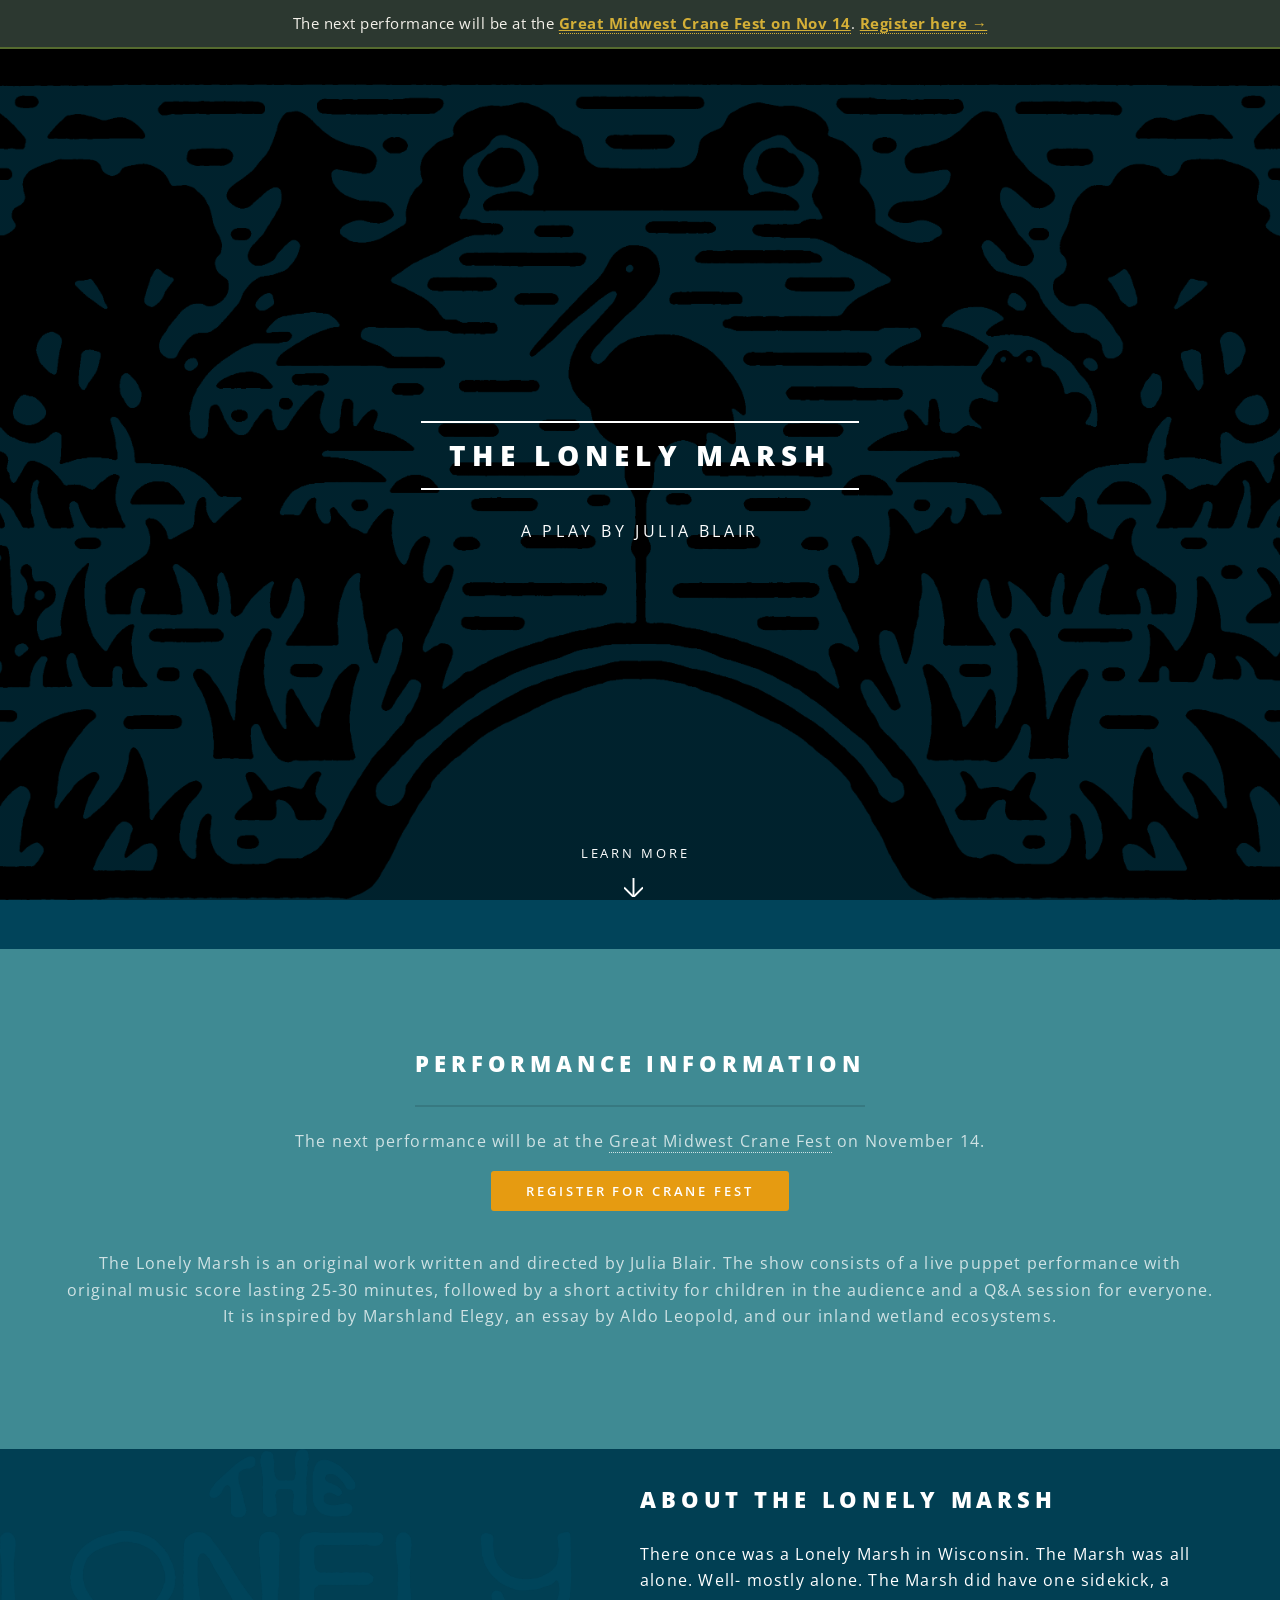
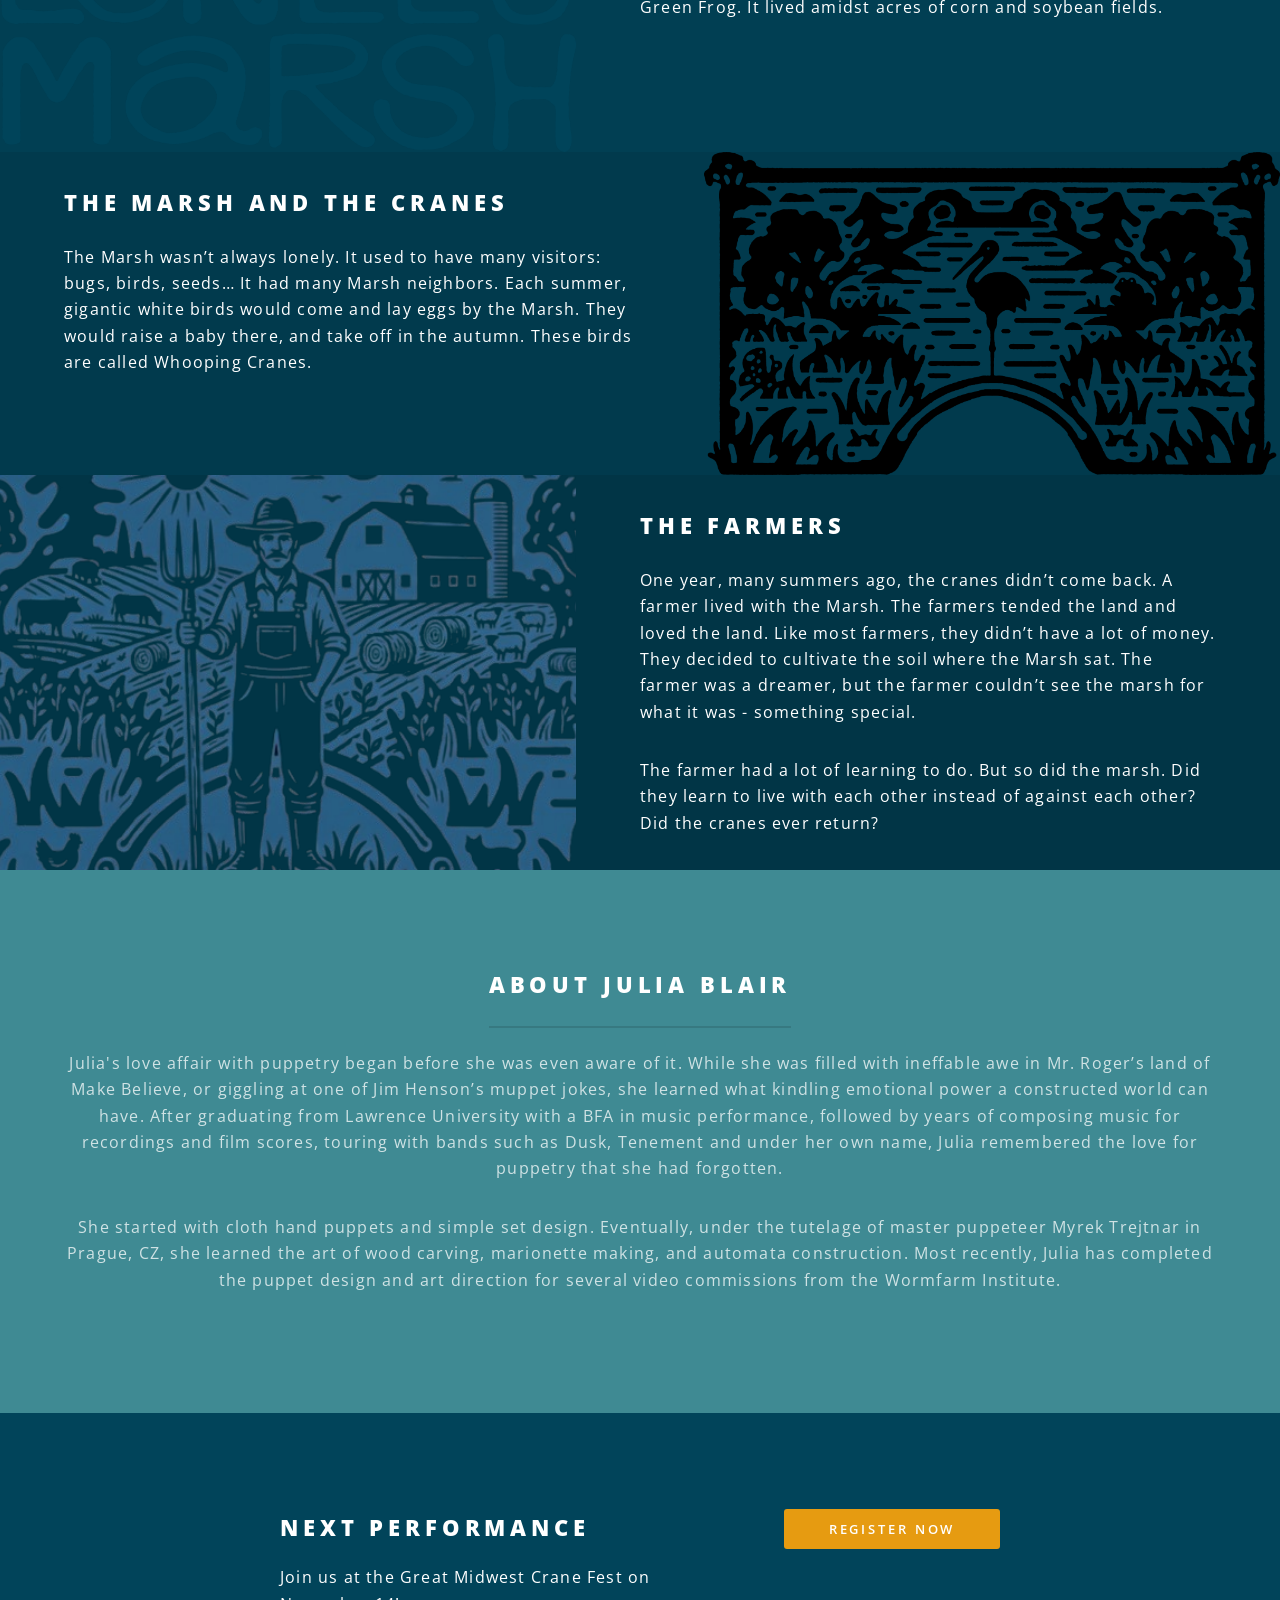
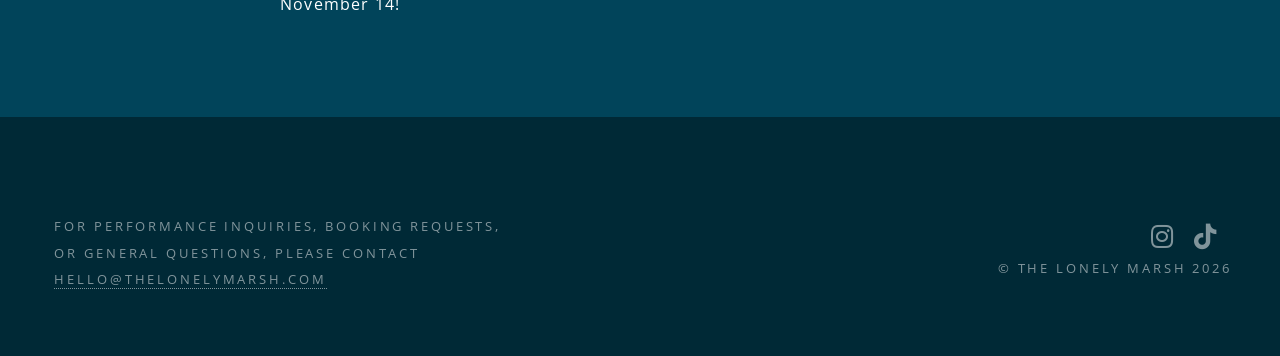
<file: index.html>
<!DOCTYPE HTML>
<html lang="en">
	<head>
		<title>The Lonely Marsh: Original Puppet Performance by Julia Blair</title>
		<meta charset="utf-8" />
		<meta name="viewport" content="width=device-width, initial-scale=1, user-scalable=no" />
		<meta name="description" content="Experience 'The Lonely Marsh', an original puppet performance by Julia Blair at Sauk Prairie River Arts Center. A musical journey into Wisconsin's wetlands and Whooping Crane conservation." />
		<meta name="keywords" content="The Lonely Marsh, Julia Blair, puppet show, Wisconsin wetlands, Whooping Crane, Sauk Prairie River Arts Center, Aldo Leopold, Marshland Elegy" />
		<link rel="icon" href="images/favicon.png" type="image/png" />
		<link rel="stylesheet" href="assets/css/main.css" />
		<noscript><link rel="stylesheet" href="assets/css/noscript.css" /></noscript>

		<!-- Open Graph / Social Sharing -->
		<meta property="og:type" content="website" />
		<meta property="og:url" content="https://thelonelymarsh.com/" />
		<meta property="og:title" content="The Lonely Marsh: Original Puppet Performance" />
		<meta property="og:description" content="A live puppet show with original music score inspired by Aldo Leopold's wetlands." />
		<meta property="og:image" content="images/ImageOnlyLogo.png" />

		<!-- Structured Data: Event -->
		<script type="application/ld+json">
		{
			"@context": "https://schema.org",
			"@type": "Event",
			"name": "The Lonely Marsh Puppet Performance",
			"startDate": "2026-11-14",
			"location": {
				"@type": "Place",
				"name": "Great Midwest Crane Fest",
				"address": "Baraboo, WI"
			},
			"description": "Original puppet work written and directed by Julia Blair, inspired by Marshland Elegy.",
			"performer": {
				"@type": "Person",
				"name": "Julia Blair"
			}
		}
		</script>
	</head>
	<body class="landing is-preload">

		<!-- Page Wrapper -->
			<div id="page-wrapper">

				<!-- Top Announcement Banner -->
				<div class="top-announcement-banner" style="background-color: #2c3830; padding: 12px 20px; text-align: center; border-bottom: 2px solid #556b2f; position: relative; z-index: 10001;">
					<p style="margin: 0; font-size: 15px; line-height: 1.5; color: #f4f1ea; letter-spacing: 0.5px;">
						The next performance will be at the <a href="https://greatmidwestcranefest.org/" target="_blank" rel="noopener noreferrer" style="color: #d4af37; text-decoration: underline; font-weight: bold;">Great Midwest Crane Fest on Nov 14</a>. <a href="https://greatmidwestcranefest.org/registration/" target="_blank" rel="noopener noreferrer" style="color: #d4af37; text-decoration: underline; font-weight: bold; white-space: nowrap;">Register here &rarr;</a>
					</p>
				</div>

				<!-- Header -->
					<header id="header" class="alt">
						<h1><a href="index.html">The Lonely Marsh</a></h1>
						<nav id="nav">
							<ul>
								<li class="special">
									<!--<a href="#menu" class="menuToggle"><span>Menu</span></a>-->
									<div id="menu">
										<ul>
											<li><a href="index.html">Home</a></li>
											<li><a href="#one" class="scrolly">Performance Info</a></li>
											<li><a href="#two" class="scrolly">About the Play</a></li>
											<li><a href="#three" class="scrolly">Julia Blair Bio</a></li>
											<li><a href="#cta" class="scrolly">Tickets</a></li>
										</ul>
									</div>
								</li>
							</ul>
						</nav>
					</header>

				<!-- Banner -->
					<section id="banner">
						<div class="inner">
							<h2>The Lonely Marsh</h2>
							<p>A Play by Julia Blair</p>
						</div>
						<a href="#one" class="more scrolly">Learn More</a>
					</section>

				<!-- One -->
					<section id="one" class="wrapper style1 special">
						<div class="inner">
							<header class="major">
								<h2>Performance Information</h2>
								<p>The next performance will be at the <a href="https://greatmidwestcranefest.org/" target="_blank" rel="noopener noreferrer">Great Midwest Crane Fest</a> on November 14.<br />
								<a href="https://greatmidwestcranefest.org/registration/" class="button primary small" target="_blank" rel="noopener noreferrer" style="margin-top: 1.25em;">Register for Crane Fest</a></p>
								<p>The Lonely Marsh is an original work written and directed by Julia Blair. The show consists of a live puppet performance with original music score lasting 25-30 minutes, followed by a short activity for children in the audience and a Q&A session for everyone. It is inspired by Marshland Elegy, an essay by Aldo Leopold, and our inland wetland ecosystems.</p>
							</header>
						</div>
					</section>

				<!-- Two -->
					<section id="two" class="wrapper alt style2">
						<section class="spotlight">
							<div class="image"><img src="images/TextOnlyLogo-Blue.png" alt="The Lonely Marsh puppet show text logo" /></div><div class="content">
								<h2>About The Lonely Marsh</h2>
								<p>There once was a Lonely Marsh in Wisconsin. The Marsh was all alone. Well- mostly alone. The Marsh did have one sidekick, a Green Frog. It lived amidst acres of corn and soybean fields.</p>
							</div>
						</section>
						<section class="spotlight">
							<div class="image"><img src="images/ImageOnlyLogo.png" alt="Whooping Crane puppet characters from The Lonely Marsh" /></div><div class="content">
								<h2>The Marsh and the Cranes</h2>
								<p>The Marsh wasn’t always lonely. It used to have many visitors: bugs, birds, seeds… It had many Marsh neighbors. Each summer, gigantic white birds would come and lay eggs by the Marsh. They would raise a baby there, and take off in the autumn. These birds are called Whooping Cranes.</p>
							</div>
						</section>
						<section class="spotlight">
							<div class="image"><img src="images/FarmerImage-removebg.png" alt="Farmer puppet character from The Lonely Marsh" style="background-color: #013546;" /></div><div class="content">
								<h2>The Farmers</h2>
								<p>One year, many summers ago, the cranes didn’t come back. A farmer lived with the Marsh. The farmers tended the land and loved the land. Like most farmers, they didn’t have a lot of money.  They decided to cultivate the soil where the Marsh sat. The farmer was a dreamer, but the farmer couldn’t see the marsh for what it was - something special.</p>
								<p>The farmer had a lot of learning to do. But so did the marsh. Did they learn to live with each other instead of against each other? Did the cranes ever return?</p>
							</div>
						</section>
						<!-- <section class="spotlight">
							<div class="image"><img src="images/TwoCranes-Photoroom.png" alt="The Marsh" /></div><div class="content">
								<h2>A Change of Heart</h2>
								<p>When you begin to lose a thing, you run the risk of learning you love the thing. This is what happened to the farmers. The farmer saw the harm. The Green Frog convinced the Farmer of just how important the Marsh truly was. The farmer would do better with a healthier marsh. In the end, farmers relinquished some of the surrounding fields to the marsh, allowing them to fill again with water. That summer, the marsh had more visitors than it had in a long time. It was even visited by two big, beautiful, loud birds…</p>
							</div>
						</section> -->
					</section>

				<!-- Three -->
					<section id="three" class="wrapper style3 special">
						<div class="inner">
							<header class="major">
								<h2>About Julia Blair</h2>
								<p>Julia's love affair with puppetry began before she was even aware of it. While she was filled with ineffable awe in Mr. Roger’s land of Make Believe, or giggling at one of Jim Henson’s muppet jokes, she learned what kindling emotional power a constructed world can have. After graduating from Lawrence University with a BFA in music performance, followed by years of composing music for recordings and film scores, touring with bands such as Dusk, Tenement and under her own name, Julia remembered the love for puppetry that she had forgotten.</p>
								<p>She started with cloth hand puppets and simple set design. Eventually, under the tutelage of master puppeteer Myrek Trejtnar in Prague, CZ, she learned the art of wood carving, marionette making, and automata construction. Most recently, Julia has completed the puppet design and art direction for several video commissions from the Wormfarm Institute.</p>
							</header>
						</div>
					</section>

				<!-- CTA -->
					<section id="cta" class="wrapper style4">
						<div class="inner">
							<header>
								<h2>Next Performance</h2>
								<p>Join us at the Great Midwest Crane Fest on November 14!</p>
							</header>
							<ul class="actions stacked">
								<li><a href="https://greatmidwestcranefest.org/registration/" class="button fit primary" target="_blank" rel="noopener noreferrer">Register Now</a></li>
							</ul>
						</div>
					</section>

				<!-- Footer -->
					<footer id="footer">
						<div class="inner">
							<ul class="contact">
								<li>For performance inquiries, booking requests,<br> or general questions, please contact</li>
								<li><a href="mailto: hello@thelonelymarsh.com">hello@thelonelymarsh.com</a></li>
							</ul>
							<ul class="icons">
								<li><a href="https://www.instagram.com/the.lonely.marsh/" class="icon brands fa-instagram" target="_blank" rel="noopener noreferrer"><span class="label">Instagram</span></a></li>
								<li><a href="https://www.tiktok.com/@the.lonely.marsh" class="icon brands fa-tiktok" target="_blank" rel="noopener noreferrer"><span class="label">TikTok</span></a></li><br />
								<li>&copy; The Lonely Marsh 2026</li>
							</ul>
						</div>
					</footer>

			</div>

		<!-- Scripts -->
			<script src="assets/js/jquery.min.js"></script>
			<script src="assets/js/jquery.scrollex.min.js"></script>
			<script src="assets/js/jquery.scrolly.min.js"></script>
			<script src="assets/js/browser.min.js"></script>
			<script src="assets/js/breakpoints.min.js"></script>
			<script src="assets/js/util.js"></script>
			<script src="assets/js/main.js"></script>

	</body>
</html>
</file>
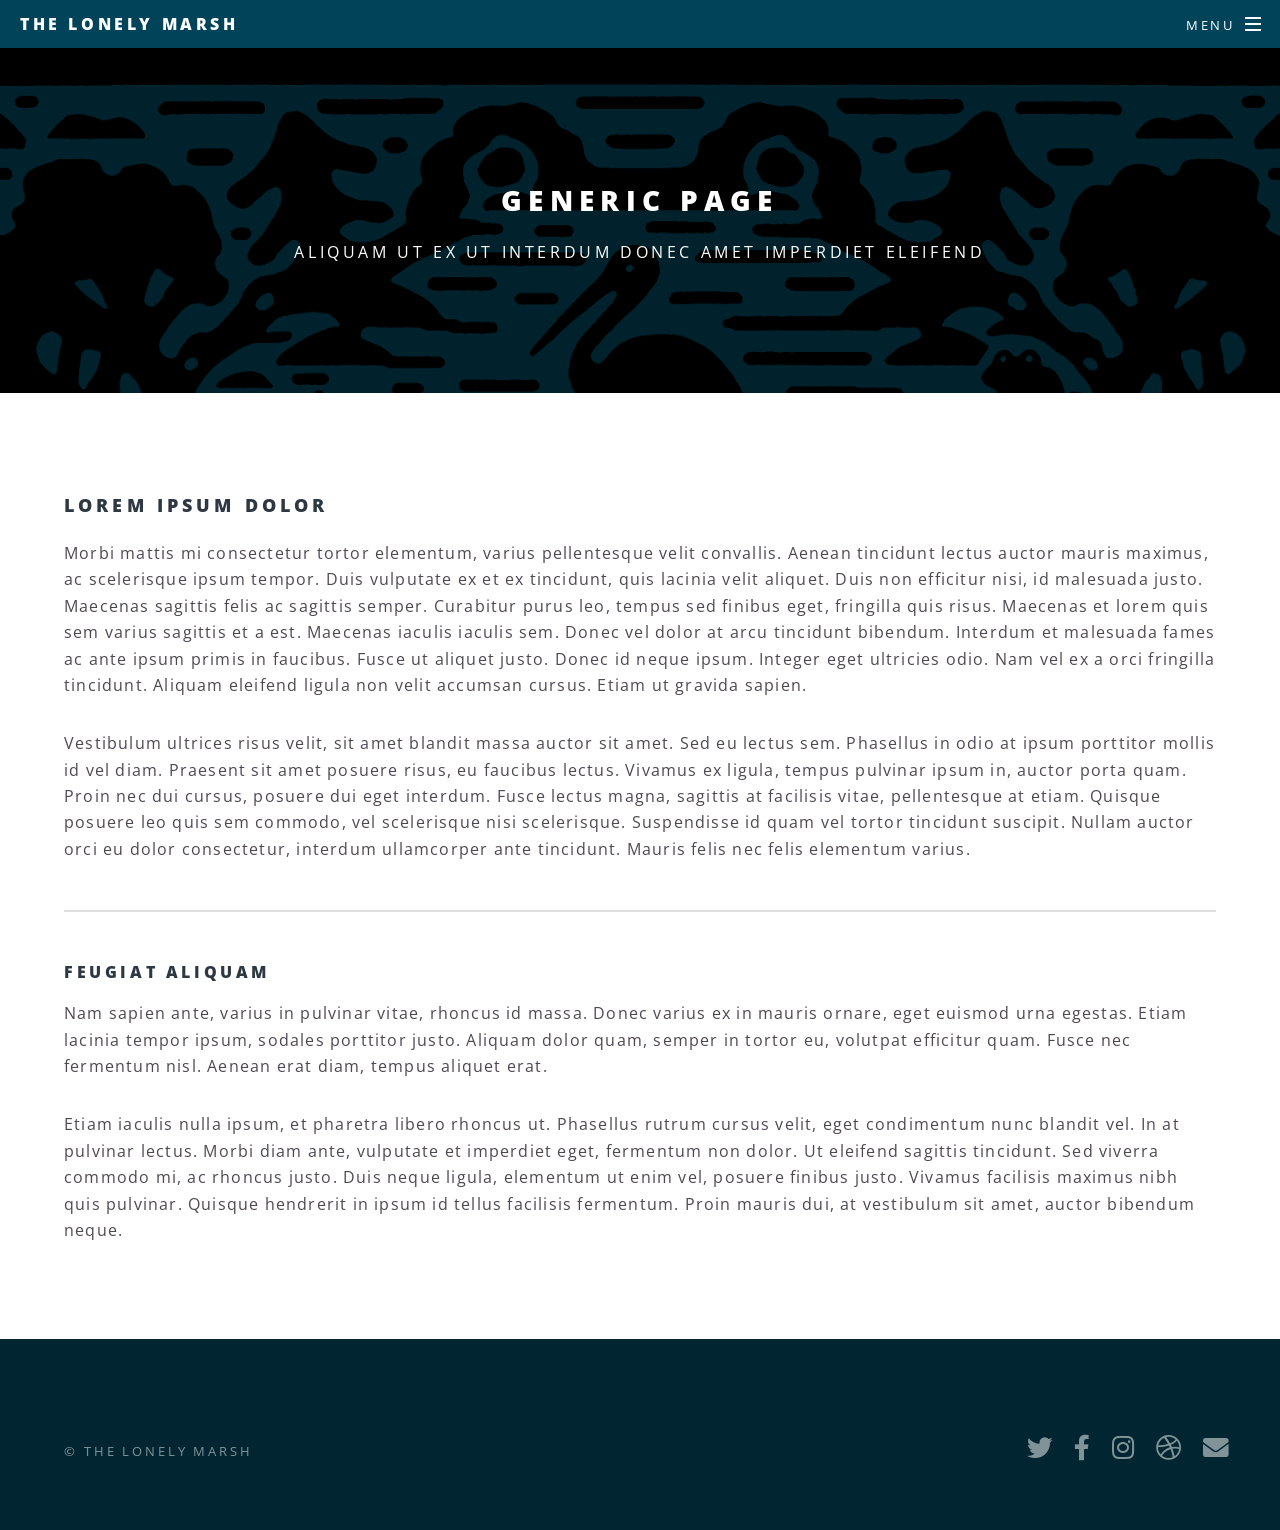
<file: generic.html>
<!DOCTYPE HTML>
<html>
	<head>
		<title>Generic Page</title>
		<meta charset="utf-8" />
		<meta name="viewport" content="width=device-width, initial-scale=1, user-scalable=no" />
		<link rel="stylesheet" href="assets/css/main.css" />
		<noscript><link rel="stylesheet" href="assets/css/noscript.css" /></noscript>
	</head>
	<body class="is-preload">

		<!-- Page Wrapper -->
			<div id="page-wrapper">

				<!-- Header -->
					<header id="header">
						<h1><a href="index.html">The Lonely Marsh</a></h1>
						<nav id="nav">
							<ul>
								<li class="special">
									<a href="#menu" class="menuToggle"><span>Menu</span></a>
									<div id="menu">
										<ul>
											<li><a href="index.html">Home</a></li>
											<li><a href="generic.html">Generic</a></li>
											<li><a href="elements.html">Elements</a></li>
										</ul>
									</div>
								</li>
							</ul>
						</nav>
					</header>

				<!-- Main -->
					<article id="main">
						<header>
							<h2>Generic Page</h2>
							<p>Aliquam ut ex ut interdum donec amet imperdiet eleifend</p>
						</header>
						<section class="wrapper style5">
							<div class="inner">

								<h3>Lorem ipsum dolor</h3>
								<p>Morbi mattis mi consectetur tortor elementum, varius pellentesque velit convallis. Aenean tincidunt lectus auctor mauris maximus, ac scelerisque ipsum tempor. Duis vulputate ex et ex tincidunt, quis lacinia velit aliquet. Duis non efficitur nisi, id malesuada justo. Maecenas sagittis felis ac sagittis semper. Curabitur purus leo, tempus sed finibus eget, fringilla quis risus. Maecenas et lorem quis sem varius sagittis et a est. Maecenas iaculis iaculis sem. Donec vel dolor at arcu tincidunt bibendum. Interdum et malesuada fames ac ante ipsum primis in faucibus. Fusce ut aliquet justo. Donec id neque ipsum. Integer eget ultricies odio. Nam vel ex a orci fringilla tincidunt. Aliquam eleifend ligula non velit accumsan cursus. Etiam ut gravida sapien.</p>

								<p>Vestibulum ultrices risus velit, sit amet blandit massa auctor sit amet. Sed eu lectus sem. Phasellus in odio at ipsum porttitor mollis id vel diam. Praesent sit amet posuere risus, eu faucibus lectus. Vivamus ex ligula, tempus pulvinar ipsum in, auctor porta quam. Proin nec dui cursus, posuere dui eget interdum. Fusce lectus magna, sagittis at facilisis vitae, pellentesque at etiam. Quisque posuere leo quis sem commodo, vel scelerisque nisi scelerisque. Suspendisse id quam vel tortor tincidunt suscipit. Nullam auctor orci eu dolor consectetur, interdum ullamcorper ante tincidunt. Mauris felis nec felis elementum varius.</p>

								<hr />

								<h4>Feugiat aliquam</h4>
								<p>Nam sapien ante, varius in pulvinar vitae, rhoncus id massa. Donec varius ex in mauris ornare, eget euismod urna egestas. Etiam lacinia tempor ipsum, sodales porttitor justo. Aliquam dolor quam, semper in tortor eu, volutpat efficitur quam. Fusce nec fermentum nisl. Aenean erat diam, tempus aliquet erat.</p>

								<p>Etiam iaculis nulla ipsum, et pharetra libero rhoncus ut. Phasellus rutrum cursus velit, eget condimentum nunc blandit vel. In at pulvinar lectus. Morbi diam ante, vulputate et imperdiet eget, fermentum non dolor. Ut eleifend sagittis tincidunt. Sed viverra commodo mi, ac rhoncus justo. Duis neque ligula, elementum ut enim vel, posuere finibus justo. Vivamus facilisis maximus nibh quis pulvinar. Quisque hendrerit in ipsum id tellus facilisis fermentum. Proin mauris dui, at vestibulum sit amet, auctor bibendum neque.</p>

							</div>
						</section>
					</article>

				<!-- Footer -->
					<footer id="footer">
						<div class="inner">
							<ul class="copyright">
								<li>&copy; The Lonely Marsh</li>
							</ul>
							<ul class="icons">
								<li><a href="#" class="icon brands fa-twitter"><span class="label">Twitter</span></a></li>
								<li><a href="#" class="icon brands fa-facebook-f"><span class="label">Facebook</span></a></li>
								<li><a href="#" class="icon brands fa-instagram"><span class="label">Instagram</span></a></li>
								<li><a href="#" class="icon brands fa-dribbble"><span class="label">Dribbble</span></a></li>
								<li><a href="#" class="icon solid fa-envelope"><span class="label">Email</span></a></li>
							</ul>
						</div>
					</footer>

			</div>

		<!-- Scripts -->
			<script src="assets/js/jquery.min.js"></script>
			<script src="assets/js/jquery.scrollex.min.js"></script>
			<script src="assets/js/jquery.scrolly.min.js"></script>
			<script src="assets/js/browser.min.js"></script>
			<script src="assets/js/breakpoints.min.js"></script>
			<script src="assets/js/util.js"></script>
			<script src="assets/js/main.js"></script>

	</body>
</html>
</file>
<file: assets/css/noscript.css>
/* Banner */
body.is-preload #banner h2 {
  -moz-transform: none;
  -webkit-transform: none;
  -ms-transform: none;
  transform: none;
  opacity: 1;
}
body.is-preload #banner h2:before, body.is-preload #banner h2:after {
  width: 100%;
}
body.is-preload #banner .more {
  -moz-transform: none;
  -webkit-transform: none;
  -ms-transform: none;
  transform: none;
  opacity: 1;
}
body.is-preload #banner:after {
  opacity: 0;
}

/*# sourceMappingURL=noscript.css.map */
</file>
<file: assets/css/main.css>
@import 'fontawesome-all.min.css';
@import url("https://fonts.googleapis.com/css?family=Open+Sans:400,400italic,600,600italic,800,800italic");
html, body, div, span, applet, object,
iframe, h1, h2, h3, h4, h5, h6, p, blockquote,
pre, a, abbr, acronym, address, big, cite,
code, del, dfn, em, img, ins, kbd, q, s, samp,
small, strike, strong, sub, sup, tt, var, b,
u, i, center, dl, dt, dd, ol, ul, li, fieldset,
form, label, legend, table, caption, tbody,
tfoot, thead, tr, th, td, article, aside,
canvas, details, embed, figure, figcaption,
footer, header, hgroup, menu, nav, output, ruby,
section, summary, time, mark, audio, video {
  margin: 0;
  padding: 0;
  border: 0;
  font-size: 100%;
  font: inherit;
  vertical-align: baseline;
}

article, aside, details, figcaption, figure,
footer, header, hgroup, menu, nav, section {
  display: block;
}

body {
  line-height: 1;
}

ol, ul {
  list-style: none;
}

blockquote, q {
  quotes: none;
}
blockquote:before, blockquote:after, q:before, q:after {
  content: "";
  content: none;
}

table {
  border-collapse: collapse;
  border-spacing: 0;
}

body {
  -webkit-text-size-adjust: none;
}

mark {
  background-color: transparent;
  color: inherit;
}

input::-moz-focus-inner {
  border: 0;
  padding: 0;
}

input, select, textarea {
  -moz-appearance: none;
  -webkit-appearance: none;
  -ms-appearance: none;
  appearance: none;
}

/* Basic */
@-ms-viewport {
  width: device-width;
}
html {
  box-sizing: border-box;
}

*, *:before, *:after {
  box-sizing: inherit;
}

body {
  background: #01445A;
}
body.is-preload *, body.is-preload *:before, body.is-preload *:after {
  -moz-animation: none !important;
  -webkit-animation: none !important;
  -ms-animation: none !important;
  animation: none !important;
  -moz-transition: none !important;
  -webkit-transition: none !important;
  -ms-transition: none !important;
  transition: none !important;
}

body, input, select, textarea {
  color: #fff;
  font-family: "Open Sans", Helvetica, sans-serif;
  font-size: 15pt;
  font-weight: 400;
  letter-spacing: 0.075em;
  line-height: 1.65em;
}
@media screen and (max-width: 1680px) {
  body, input, select, textarea {
    font-size: 13pt;
  }
}
@media screen and (max-width: 1280px) {
  body, input, select, textarea {
    font-size: 12pt;
  }
}
@media screen and (max-width: 736px) {
  body, input, select, textarea {
    font-size: 11pt;
    letter-spacing: 0.0375em;
  }
}

a {
  -moz-transition: color 0.2s ease, border-bottom-color 0.2s ease;
  -webkit-transition: color 0.2s ease, border-bottom-color 0.2s ease;
  -ms-transition: color 0.2s ease, border-bottom-color 0.2s ease;
  transition: color 0.2s ease, border-bottom-color 0.2s ease;
  border-bottom: dotted 1px;
  color: inherit;
  text-decoration: none;
}
a:hover {
  border-bottom-color: transparent;
}

strong, b {
  color: #fff;
  font-weight: 600;
}

em, i {
  font-style: italic;
}

p {
  margin: 0 0 2em 0;
}

h1, h2, h3, h4, h5, h6 {
  color: #fff;
  font-weight: 800;
  letter-spacing: 0.225em;
  line-height: 1em;
  margin: 0 0 1em 0;
  text-transform: uppercase;
}
h1 a, h2 a, h3 a, h4 a, h5 a, h6 a {
  color: inherit;
  text-decoration: none;
}

h2 {
  font-size: 1.35em;
  line-height: 1.75em;
}
@media screen and (max-width: 736px) {
  h2 {
    font-size: 1.1em;
    line-height: 1.65em;
  }
}

h3 {
  font-size: 1.15em;
  line-height: 1.75em;
}
@media screen and (max-width: 736px) {
  h3 {
    font-size: 1em;
    line-height: 1.65em;
  }
}

h4 {
  font-size: 1em;
  line-height: 1.5em;
}

h5 {
  font-size: 0.8em;
  line-height: 1.5em;
}

h6 {
  font-size: 0.7em;
  line-height: 1.5em;
}

sub {
  font-size: 0.8em;
  position: relative;
  top: 0.5em;
}

sup {
  font-size: 0.8em;
  position: relative;
  top: -0.5em;
}

hr {
  border: 0;
  border-bottom: solid 2px #fff;
  margin: 3em 0;
}
hr.major {
  margin: 4.5em 0;
}

blockquote {
  border-left: solid 4px #fff;
  font-style: italic;
  margin: 0 0 2em 0;
  padding: 0.5em 0 0.5em 2em;
}

code {
  background: rgba(144, 144, 144, 0.25);
  border-radius: 3px;
  font-family: "Courier New", monospace;
  font-size: 0.9em;
  letter-spacing: 0;
  margin: 0 0.25em;
  padding: 0.25em 0.65em;
}

pre {
  -webkit-overflow-scrolling: touch;
  font-family: "Courier New", monospace;
  font-size: 0.9em;
  margin: 0 0 2em 0;
}
pre code {
  display: block;
  line-height: 1.75em;
  padding: 1em 1.5em;
  overflow-x: auto;
}

.align-left {
  text-align: left;
}

.align-center {
  text-align: center;
}

.align-right {
  text-align: right;
}

/* Row */
.row {
  display: flex;
  flex-wrap: wrap;
  box-sizing: border-box;
  align-items: stretch;
}
.row > * {
  box-sizing: border-box;
}
.row.gtr-uniform > * > :last-child {
  margin-bottom: 0;
}
.row.aln-left {
  justify-content: flex-start;
}
.row.aln-center {
  justify-content: center;
}
.row.aln-right {
  justify-content: flex-end;
}
.row.aln-top {
  align-items: flex-start;
}
.row.aln-middle {
  align-items: center;
}
.row.aln-bottom {
  align-items: flex-end;
}
.row > .imp {
  order: -1;
}
.row > .col-1 {
  width: 8.3333333333%;
}
.row > .off-1 {
  margin-left: 8.3333333333%;
}
.row > .col-2 {
  width: 16.6666666667%;
}
.row > .off-2 {
  margin-left: 16.6666666667%;
}
.row > .col-3 {
  width: 25%;
}
.row > .off-3 {
  margin-left: 25%;
}
.row > .col-4 {
  width: 33.3333333333%;
}
.row > .off-4 {
  margin-left: 33.3333333333%;
}
.row > .col-5 {
  width: 41.6666666667%;
}
.row > .off-5 {
  margin-left: 41.6666666667%;
}
.row > .col-6 {
  width: 50%;
}
.row > .off-6 {
  margin-left: 50%;
}
.row > .col-7 {
  width: 58.3333333333%;
}
.row > .off-7 {
  margin-left: 58.3333333333%;
}
.row > .col-8 {
  width: 66.6666666667%;
}
.row > .off-8 {
  margin-left: 66.6666666667%;
}
.row > .col-9 {
  width: 75%;
}
.row > .off-9 {
  margin-left: 75%;
}
.row > .col-10 {
  width: 83.3333333333%;
}
.row > .off-10 {
  margin-left: 83.3333333333%;
}
.row > .col-11 {
  width: 91.6666666667%;
}
.row > .off-11 {
  margin-left: 91.6666666667%;
}
.row > .col-12 {
  width: 100%;
}
.row > .off-12 {
  margin-left: 100%;
}
.row.gtr-0 {
  margin-top: 0;
  margin-left: 0em;
}
.row.gtr-0 > * {
  padding: 0 0 0 0em;
}
.row.gtr-0.gtr-uniform {
  margin-top: 0em;
}
.row.gtr-0.gtr-uniform > * {
  padding-top: 0em;
}
.row.gtr-25 {
  margin-top: 0;
  margin-left: -0.375em;
}
.row.gtr-25 > * {
  padding: 0 0 0 0.375em;
}
.row.gtr-25.gtr-uniform {
  margin-top: -0.375em;
}
.row.gtr-25.gtr-uniform > * {
  padding-top: 0.375em;
}
.row.gtr-50 {
  margin-top: 0;
  margin-left: -0.75em;
}
.row.gtr-50 > * {
  padding: 0 0 0 0.75em;
}
.row.gtr-50.gtr-uniform {
  margin-top: -0.75em;
}
.row.gtr-50.gtr-uniform > * {
  padding-top: 0.75em;
}
.row {
  margin-top: 0;
  margin-left: -1.5em;
}
.row > * {
  padding: 0 0 0 1.5em;
}
.row.gtr-uniform {
  margin-top: -1.5em;
}
.row.gtr-uniform > * {
  padding-top: 1.5em;
}
.row.gtr-150 {
  margin-top: 0;
  margin-left: -2.25em;
}
.row.gtr-150 > * {
  padding: 0 0 0 2.25em;
}
.row.gtr-150.gtr-uniform {
  margin-top: -2.25em;
}
.row.gtr-150.gtr-uniform > * {
  padding-top: 2.25em;
}
.row.gtr-200 {
  margin-top: 0;
  margin-left: -3em;
}
.row.gtr-200 > * {
  padding: 0 0 0 3em;
}
.row.gtr-200.gtr-uniform {
  margin-top: -3em;
}
.row.gtr-200.gtr-uniform > * {
  padding-top: 3em;
}
@media screen and (max-width: 1680px) {
  .row {
    display: flex;
    flex-wrap: wrap;
    box-sizing: border-box;
    align-items: stretch;
  }
  .row > * {
    box-sizing: border-box;
  }
  .row.gtr-uniform > * > :last-child {
    margin-bottom: 0;
  }
  .row.aln-left {
    justify-content: flex-start;
  }
  .row.aln-center {
    justify-content: center;
  }
  .row.aln-right {
    justify-content: flex-end;
  }
  .row.aln-top {
    align-items: flex-start;
  }
  .row.aln-middle {
    align-items: center;
  }
  .row.aln-bottom {
    align-items: flex-end;
  }
  .row > .imp-xlarge {
    order: -1;
  }
  .row > .col-1-xlarge {
    width: 8.3333333333%;
  }
  .row > .off-1-xlarge {
    margin-left: 8.3333333333%;
  }
  .row > .col-2-xlarge {
    width: 16.6666666667%;
  }
  .row > .off-2-xlarge {
    margin-left: 16.6666666667%;
  }
  .row > .col-3-xlarge {
    width: 25%;
  }
  .row > .off-3-xlarge {
    margin-left: 25%;
  }
  .row > .col-4-xlarge {
    width: 33.3333333333%;
  }
  .row > .off-4-xlarge {
    margin-left: 33.3333333333%;
  }
  .row > .col-5-xlarge {
    width: 41.6666666667%;
  }
  .row > .off-5-xlarge {
    margin-left: 41.6666666667%;
  }
  .row > .col-6-xlarge {
    width: 50%;
  }
  .row > .off-6-xlarge {
    margin-left: 50%;
  }
  .row > .col-7-xlarge {
    width: 58.3333333333%;
  }
  .row > .off-7-xlarge {
    margin-left: 58.3333333333%;
  }
  .row > .col-8-xlarge {
    width: 66.6666666667%;
  }
  .row > .off-8-xlarge {
    margin-left: 66.6666666667%;
  }
  .row > .col-9-xlarge {
    width: 75%;
  }
  .row > .off-9-xlarge {
    margin-left: 75%;
  }
  .row > .col-10-xlarge {
    width: 83.3333333333%;
  }
  .row > .off-10-xlarge {
    margin-left: 83.3333333333%;
  }
  .row > .col-11-xlarge {
    width: 91.6666666667%;
  }
  .row > .off-11-xlarge {
    margin-left: 91.6666666667%;
  }
  .row > .col-12-xlarge {
    width: 100%;
  }
  .row > .off-12-xlarge {
    margin-left: 100%;
  }
  .row.gtr-0 {
    margin-top: 0;
    margin-left: 0em;
  }
  .row.gtr-0 > * {
    padding: 0 0 0 0em;
  }
  .row.gtr-0.gtr-uniform {
    margin-top: 0em;
  }
  .row.gtr-0.gtr-uniform > * {
    padding-top: 0em;
  }
  .row.gtr-25 {
    margin-top: 0;
    margin-left: -0.375em;
  }
  .row.gtr-25 > * {
    padding: 0 0 0 0.375em;
  }
  .row.gtr-25.gtr-uniform {
    margin-top: -0.375em;
  }
  .row.gtr-25.gtr-uniform > * {
    padding-top: 0.375em;
  }
  .row.gtr-50 {
    margin-top: 0;
    margin-left: -0.75em;
  }
  .row.gtr-50 > * {
    padding: 0 0 0 0.75em;
  }
  .row.gtr-50.gtr-uniform {
    margin-top: -0.75em;
  }
  .row.gtr-50.gtr-uniform > * {
    padding-top: 0.75em;
  }
  .row {
    margin-top: 0;
    margin-left: -1.5em;
  }
  .row > * {
    padding: 0 0 0 1.5em;
  }
  .row.gtr-uniform {
    margin-top: -1.5em;
  }
  .row.gtr-uniform > * {
    padding-top: 1.5em;
  }
  .row.gtr-150 {
    margin-top: 0;
    margin-left: -2.25em;
  }
  .row.gtr-150 > * {
    padding: 0 0 0 2.25em;
  }
  .row.gtr-150.gtr-uniform {
    margin-top: -2.25em;
  }
  .row.gtr-150.gtr-uniform > * {
    padding-top: 2.25em;
  }
  .row.gtr-200 {
    margin-top: 0;
    margin-left: -3em;
  }
  .row.gtr-200 > * {
    padding: 0 0 0 3em;
  }
  .row.gtr-200.gtr-uniform {
    margin-top: -3em;
  }
  .row.gtr-200.gtr-uniform > * {
    padding-top: 3em;
  }
}
@media screen and (max-width: 1280px) {
  .row {
    display: flex;
    flex-wrap: wrap;
    box-sizing: border-box;
    align-items: stretch;
  }
  .row > * {
    box-sizing: border-box;
  }
  .row.gtr-uniform > * > :last-child {
    margin-bottom: 0;
  }
  .row.aln-left {
    justify-content: flex-start;
  }
  .row.aln-center {
    justify-content: center;
  }
  .row.aln-right {
    justify-content: flex-end;
  }
  .row.aln-top {
    align-items: flex-start;
  }
  .row.aln-middle {
    align-items: center;
  }
  .row.aln-bottom {
    align-items: flex-end;
  }
  .row > .imp-large {
    order: -1;
  }
  .row > .col-1-large {
    width: 8.3333333333%;
  }
  .row > .off-1-large {
    margin-left: 8.3333333333%;
  }
  .row > .col-2-large {
    width: 16.6666666667%;
  }
  .row > .off-2-large {
    margin-left: 16.6666666667%;
  }
  .row > .col-3-large {
    width: 25%;
  }
  .row > .off-3-large {
    margin-left: 25%;
  }
  .row > .col-4-large {
    width: 33.3333333333%;
  }
  .row > .off-4-large {
    margin-left: 33.3333333333%;
  }
  .row > .col-5-large {
    width: 41.6666666667%;
  }
  .row > .off-5-large {
    margin-left: 41.6666666667%;
  }
  .row > .col-6-large {
    width: 50%;
  }
  .row > .off-6-large {
    margin-left: 50%;
  }
  .row > .col-7-large {
    width: 58.3333333333%;
  }
  .row > .off-7-large {
    margin-left: 58.3333333333%;
  }
  .row > .col-8-large {
    width: 66.6666666667%;
  }
  .row > .off-8-large {
    margin-left: 66.6666666667%;
  }
  .row > .col-9-large {
    width: 75%;
  }
  .row > .off-9-large {
    margin-left: 75%;
  }
  .row > .col-10-large {
    width: 83.3333333333%;
  }
  .row > .off-10-large {
    margin-left: 83.3333333333%;
  }
  .row > .col-11-large {
    width: 91.6666666667%;
  }
  .row > .off-11-large {
    margin-left: 91.6666666667%;
  }
  .row > .col-12-large {
    width: 100%;
  }
  .row > .off-12-large {
    margin-left: 100%;
  }
  .row.gtr-0 {
    margin-top: 0;
    margin-left: 0em;
  }
  .row.gtr-0 > * {
    padding: 0 0 0 0em;
  }
  .row.gtr-0.gtr-uniform {
    margin-top: 0em;
  }
  .row.gtr-0.gtr-uniform > * {
    padding-top: 0em;
  }
  .row.gtr-25 {
    margin-top: 0;
    margin-left: -0.375em;
  }
  .row.gtr-25 > * {
    padding: 0 0 0 0.375em;
  }
  .row.gtr-25.gtr-uniform {
    margin-top: -0.375em;
  }
  .row.gtr-25.gtr-uniform > * {
    padding-top: 0.375em;
  }
  .row.gtr-50 {
    margin-top: 0;
    margin-left: -0.75em;
  }
  .row.gtr-50 > * {
    padding: 0 0 0 0.75em;
  }
  .row.gtr-50.gtr-uniform {
    margin-top: -0.75em;
  }
  .row.gtr-50.gtr-uniform > * {
    padding-top: 0.75em;
  }
  .row {
    margin-top: 0;
    margin-left: -1.5em;
  }
  .row > * {
    padding: 0 0 0 1.5em;
  }
  .row.gtr-uniform {
    margin-top: -1.5em;
  }
  .row.gtr-uniform > * {
    padding-top: 1.5em;
  }
  .row.gtr-150 {
    margin-top: 0;
    margin-left: -2.25em;
  }
  .row.gtr-150 > * {
    padding: 0 0 0 2.25em;
  }
  .row.gtr-150.gtr-uniform {
    margin-top: -2.25em;
  }
  .row.gtr-150.gtr-uniform > * {
    padding-top: 2.25em;
  }
  .row.gtr-200 {
    margin-top: 0;
    margin-left: -3em;
  }
  .row.gtr-200 > * {
    padding: 0 0 0 3em;
  }
  .row.gtr-200.gtr-uniform {
    margin-top: -3em;
  }
  .row.gtr-200.gtr-uniform > * {
    padding-top: 3em;
  }
}
@media screen and (max-width: 980px) {
  .row {
    display: flex;
    flex-wrap: wrap;
    box-sizing: border-box;
    align-items: stretch;
  }
  .row > * {
    box-sizing: border-box;
  }
  .row.gtr-uniform > * > :last-child {
    margin-bottom: 0;
  }
  .row.aln-left {
    justify-content: flex-start;
  }
  .row.aln-center {
    justify-content: center;
  }
  .row.aln-right {
    justify-content: flex-end;
  }
  .row.aln-top {
    align-items: flex-start;
  }
  .row.aln-middle {
    align-items: center;
  }
  .row.aln-bottom {
    align-items: flex-end;
  }
  .row > .imp-medium {
    order: -1;
  }
  .row > .col-1-medium {
    width: 8.3333333333%;
  }
  .row > .off-1-medium {
    margin-left: 8.3333333333%;
  }
  .row > .col-2-medium {
    width: 16.6666666667%;
  }
  .row > .off-2-medium {
    margin-left: 16.6666666667%;
  }
  .row > .col-3-medium {
    width: 25%;
  }
  .row > .off-3-medium {
    margin-left: 25%;
  }
  .row > .col-4-medium {
    width: 33.3333333333%;
  }
  .row > .off-4-medium {
    margin-left: 33.3333333333%;
  }
  .row > .col-5-medium {
    width: 41.6666666667%;
  }
  .row > .off-5-medium {
    margin-left: 41.6666666667%;
  }
  .row > .col-6-medium {
    width: 50%;
  }
  .row > .off-6-medium {
    margin-left: 50%;
  }
  .row > .col-7-medium {
    width: 58.3333333333%;
  }
  .row > .off-7-medium {
    margin-left: 58.3333333333%;
  }
  .row > .col-8-medium {
    width: 66.6666666667%;
  }
  .row > .off-8-medium {
    margin-left: 66.6666666667%;
  }
  .row > .col-9-medium {
    width: 75%;
  }
  .row > .off-9-medium {
    margin-left: 75%;
  }
  .row > .col-10-medium {
    width: 83.3333333333%;
  }
  .row > .off-10-medium {
    margin-left: 83.3333333333%;
  }
  .row > .col-11-medium {
    width: 91.6666666667%;
  }
  .row > .off-11-medium {
    margin-left: 91.6666666667%;
  }
  .row > .col-12-medium {
    width: 100%;
  }
  .row > .off-12-medium {
    margin-left: 100%;
  }
  .row.gtr-0 {
    margin-top: 0;
    margin-left: 0em;
  }
  .row.gtr-0 > * {
    padding: 0 0 0 0em;
  }
  .row.gtr-0.gtr-uniform {
    margin-top: 0em;
  }
  .row.gtr-0.gtr-uniform > * {
    padding-top: 0em;
  }
  .row.gtr-25 {
    margin-top: 0;
    margin-left: -0.375em;
  }
  .row.gtr-25 > * {
    padding: 0 0 0 0.375em;
  }
  .row.gtr-25.gtr-uniform {
    margin-top: -0.375em;
  }
  .row.gtr-25.gtr-uniform > * {
    padding-top: 0.375em;
  }
  .row.gtr-50 {
    margin-top: 0;
    margin-left: -0.75em;
  }
  .row.gtr-50 > * {
    padding: 0 0 0 0.75em;
  }
  .row.gtr-50.gtr-uniform {
    margin-top: -0.75em;
  }
  .row.gtr-50.gtr-uniform > * {
    padding-top: 0.75em;
  }
  .row {
    margin-top: 0;
    margin-left: -1.5em;
  }
  .row > * {
    padding: 0 0 0 1.5em;
  }
  .row.gtr-uniform {
    margin-top: -1.5em;
  }
  .row.gtr-uniform > * {
    padding-top: 1.5em;
  }
  .row.gtr-150 {
    margin-top: 0;
    margin-left: -2.25em;
  }
  .row.gtr-150 > * {
    padding: 0 0 0 2.25em;
  }
  .row.gtr-150.gtr-uniform {
    margin-top: -2.25em;
  }
  .row.gtr-150.gtr-uniform > * {
    padding-top: 2.25em;
  }
  .row.gtr-200 {
    margin-top: 0;
    margin-left: -3em;
  }
  .row.gtr-200 > * {
    padding: 0 0 0 3em;
  }
  .row.gtr-200.gtr-uniform {
    margin-top: -3em;
  }
  .row.gtr-200.gtr-uniform > * {
    padding-top: 3em;
  }
}
@media screen and (max-width: 736px) {
  .row {
    display: flex;
    flex-wrap: wrap;
    box-sizing: border-box;
    align-items: stretch;
  }
  .row > * {
    box-sizing: border-box;
  }
  .row.gtr-uniform > * > :last-child {
    margin-bottom: 0;
  }
  .row.aln-left {
    justify-content: flex-start;
  }
  .row.aln-center {
    justify-content: center;
  }
  .row.aln-right {
    justify-content: flex-end;
  }
  .row.aln-top {
    align-items: flex-start;
  }
  .row.aln-middle {
    align-items: center;
  }
  .row.aln-bottom {
    align-items: flex-end;
  }
  .row > .imp-small {
    order: -1;
  }
  .row > .col-1-small {
    width: 8.3333333333%;
  }
  .row > .off-1-small {
    margin-left: 8.3333333333%;
  }
  .row > .col-2-small {
    width: 16.6666666667%;
  }
  .row > .off-2-small {
    margin-left: 16.6666666667%;
  }
  .row > .col-3-small {
    width: 25%;
  }
  .row > .off-3-small {
    margin-left: 25%;
  }
  .row > .col-4-small {
    width: 33.3333333333%;
  }
  .row > .off-4-small {
    margin-left: 33.3333333333%;
  }
  .row > .col-5-small {
    width: 41.6666666667%;
  }
  .row > .off-5-small {
    margin-left: 41.6666666667%;
  }
  .row > .col-6-small {
    width: 50%;
  }
  .row > .off-6-small {
    margin-left: 50%;
  }
  .row > .col-7-small {
    width: 58.3333333333%;
  }
  .row > .off-7-small {
    margin-left: 58.3333333333%;
  }
  .row > .col-8-small {
    width: 66.6666666667%;
  }
  .row > .off-8-small {
    margin-left: 66.6666666667%;
  }
  .row > .col-9-small {
    width: 75%;
  }
  .row > .off-9-small {
    margin-left: 75%;
  }
  .row > .col-10-small {
    width: 83.3333333333%;
  }
  .row > .off-10-small {
    margin-left: 83.3333333333%;
  }
  .row > .col-11-small {
    width: 91.6666666667%;
  }
  .row > .off-11-small {
    margin-left: 91.6666666667%;
  }
  .row > .col-12-small {
    width: 100%;
  }
  .row > .off-12-small {
    margin-left: 100%;
  }
  .row.gtr-0 {
    margin-top: 0;
    margin-left: 0em;
  }
  .row.gtr-0 > * {
    padding: 0 0 0 0em;
  }
  .row.gtr-0.gtr-uniform {
    margin-top: 0em;
  }
  .row.gtr-0.gtr-uniform > * {
    padding-top: 0em;
  }
  .row.gtr-25 {
    margin-top: 0;
    margin-left: -0.375em;
  }
  .row.gtr-25 > * {
    padding: 0 0 0 0.375em;
  }
  .row.gtr-25.gtr-uniform {
    margin-top: -0.375em;
  }
  .row.gtr-25.gtr-uniform > * {
    padding-top: 0.375em;
  }
  .row.gtr-50 {
    margin-top: 0;
    margin-left: -0.75em;
  }
  .row.gtr-50 > * {
    padding: 0 0 0 0.75em;
  }
  .row.gtr-50.gtr-uniform {
    margin-top: -0.75em;
  }
  .row.gtr-50.gtr-uniform > * {
    padding-top: 0.75em;
  }
  .row {
    margin-top: 0;
    margin-left: -1.5em;
  }
  .row > * {
    padding: 0 0 0 1.5em;
  }
  .row.gtr-uniform {
    margin-top: -1.5em;
  }
  .row.gtr-uniform > * {
    padding-top: 1.5em;
  }
  .row.gtr-150 {
    margin-top: 0;
    margin-left: -2.25em;
  }
  .row.gtr-150 > * {
    padding: 0 0 0 2.25em;
  }
  .row.gtr-150.gtr-uniform {
    margin-top: -2.25em;
  }
  .row.gtr-150.gtr-uniform > * {
    padding-top: 2.25em;
  }
  .row.gtr-200 {
    margin-top: 0;
    margin-left: -3em;
  }
  .row.gtr-200 > * {
    padding: 0 0 0 3em;
  }
  .row.gtr-200.gtr-uniform {
    margin-top: -3em;
  }
  .row.gtr-200.gtr-uniform > * {
    padding-top: 3em;
  }
}
@media screen and (max-width: 480px) {
  .row {
    display: flex;
    flex-wrap: wrap;
    box-sizing: border-box;
    align-items: stretch;
  }
  .row > * {
    box-sizing: border-box;
  }
  .row.gtr-uniform > * > :last-child {
    margin-bottom: 0;
  }
  .row.aln-left {
    justify-content: flex-start;
  }
  .row.aln-center {
    justify-content: center;
  }
  .row.aln-right {
    justify-content: flex-end;
  }
  .row.aln-top {
    align-items: flex-start;
  }
  .row.aln-middle {
    align-items: center;
  }
  .row.aln-bottom {
    align-items: flex-end;
  }
  .row > .imp-xsmall {
    order: -1;
  }
  .row > .col-1-xsmall {
    width: 8.3333333333%;
  }
  .row > .off-1-xsmall {
    margin-left: 8.3333333333%;
  }
  .row > .col-2-xsmall {
    width: 16.6666666667%;
  }
  .row > .off-2-xsmall {
    margin-left: 16.6666666667%;
  }
  .row > .col-3-xsmall {
    width: 25%;
  }
  .row > .off-3-xsmall {
    margin-left: 25%;
  }
  .row > .col-4-xsmall {
    width: 33.3333333333%;
  }
  .row > .off-4-xsmall {
    margin-left: 33.3333333333%;
  }
  .row > .col-5-xsmall {
    width: 41.6666666667%;
  }
  .row > .off-5-xsmall {
    margin-left: 41.6666666667%;
  }
  .row > .col-6-xsmall {
    width: 50%;
  }
  .row > .off-6-xsmall {
    margin-left: 50%;
  }
  .row > .col-7-xsmall {
    width: 58.3333333333%;
  }
  .row > .off-7-xsmall {
    margin-left: 58.3333333333%;
  }
  .row > .col-8-xsmall {
    width: 66.6666666667%;
  }
  .row > .off-8-xsmall {
    margin-left: 66.6666666667%;
  }
  .row > .col-9-xsmall {
    width: 75%;
  }
  .row > .off-9-xsmall {
    margin-left: 75%;
  }
  .row > .col-10-xsmall {
    width: 83.3333333333%;
  }
  .row > .off-10-xsmall {
    margin-left: 83.3333333333%;
  }
  .row > .col-11-xsmall {
    width: 91.6666666667%;
  }
  .row > .off-11-xsmall {
    margin-left: 91.6666666667%;
  }
  .row > .col-12-xsmall {
    width: 100%;
  }
  .row > .off-12-xsmall {
    margin-left: 100%;
  }
  .row.gtr-0 {
    margin-top: 0;
    margin-left: 0em;
  }
  .row.gtr-0 > * {
    padding: 0 0 0 0em;
  }
  .row.gtr-0.gtr-uniform {
    margin-top: 0em;
  }
  .row.gtr-0.gtr-uniform > * {
    padding-top: 0em;
  }
  .row.gtr-25 {
    margin-top: 0;
    margin-left: -0.375em;
  }
  .row.gtr-25 > * {
    padding: 0 0 0 0.375em;
  }
  .row.gtr-25.gtr-uniform {
    margin-top: -0.375em;
  }
  .row.gtr-25.gtr-uniform > * {
    padding-top: 0.375em;
  }
  .row.gtr-50 {
    margin-top: 0;
    margin-left: -0.75em;
  }
  .row.gtr-50 > * {
    padding: 0 0 0 0.75em;
  }
  .row.gtr-50.gtr-uniform {
    margin-top: -0.75em;
  }
  .row.gtr-50.gtr-uniform > * {
    padding-top: 0.75em;
  }
  .row {
    margin-top: 0;
    margin-left: -1.5em;
  }
  .row > * {
    padding: 0 0 0 1.5em;
  }
  .row.gtr-uniform {
    margin-top: -1.5em;
  }
  .row.gtr-uniform > * {
    padding-top: 1.5em;
  }
  .row.gtr-150 {
    margin-top: 0;
    margin-left: -2.25em;
  }
  .row.gtr-150 > * {
    padding: 0 0 0 2.25em;
  }
  .row.gtr-150.gtr-uniform {
    margin-top: -2.25em;
  }
  .row.gtr-150.gtr-uniform > * {
    padding-top: 2.25em;
  }
  .row.gtr-200 {
    margin-top: 0;
    margin-left: -3em;
  }
  .row.gtr-200 > * {
    padding: 0 0 0 3em;
  }
  .row.gtr-200.gtr-uniform {
    margin-top: -3em;
  }
  .row.gtr-200.gtr-uniform > * {
    padding-top: 3em;
  }
}

/* Section/Article */
section.special, article.special {
  text-align: center;
}

header p {
  color: rgba(255, 255, 255, 0.5);
  position: relative;
  top: -0.25em;
}
header h3 + p {
  font-size: 1.1em;
}
header h4 + p,
header h5 + p,
header h6 + p {
  font-size: 0.9em;
}
header.major {
  margin: 0 0 3.5em 0;
}
header.major h2, header.major h3, header.major h4, header.major h5, header.major h6 {
  border-bottom: solid 2px #fff;
  display: inline-block;
  padding-bottom: 1em;
  position: relative;
}
header.major h2:after, header.major h3:after, header.major h4:after, header.major h5:after, header.major h6:after {
  content: "";
  display: block;
  height: 1px;
}
header.major p {
  color: #fff;
  top: 0;
}
@media screen and (max-width: 736px) {
  header.major {
    margin: 0 0 2em 0;
  }
}
@media screen and (max-width: 980px) {
  header br {
    display: none;
  }
}

/* Form */
form {
  margin: 0 0 2em 0;
}

label {
  color: #fff;
  display: block;
  font-size: 0.9em;
  font-weight: 600;
  margin: 0 0 1em 0;
}

input[type=text],
input[type=password],
input[type=email],
select,
textarea {
  -moz-appearance: none;
  -webkit-appearance: none;
  -ms-appearance: none;
  appearance: none;
  background-color: rgba(144, 144, 144, 0.25);
  border-radius: 3px;
  border: none;
  color: inherit;
  display: block;
  outline: 0;
  padding: 0 1em;
  text-decoration: none;
  width: 100%;
}
input[type=text]:invalid,
input[type=password]:invalid,
input[type=email]:invalid,
select:invalid,
textarea:invalid {
  box-shadow: none;
}
input[type=text]:focus,
input[type=password]:focus,
input[type=email]:focus,
select:focus,
textarea:focus {
  box-shadow: 0 0 0 2px #3F8A93;
}

select {
  background-size: 1.25em;
  background-repeat: no-repeat;
  background-position: calc(100% - 1em) center;
  height: 2.75em;
  padding-right: 2.75em;
  text-overflow: ellipsis;
}
select:focus::-ms-value {
  background-color: transparent;
}
select::-ms-expand {
  display: none;
}

input[type=text],
input[type=password],
input[type=email],
select {
  height: 2.75em;
}

textarea {
  padding: 0.75em 1em;
}

input[type=checkbox],
input[type=radio] {
  -moz-appearance: none;
  -webkit-appearance: none;
  -ms-appearance: none;
  appearance: none;
  display: block;
  float: left;
  margin-right: -2em;
  opacity: 0;
  width: 1em;
  z-index: -1;
}
input[type=checkbox] + label,
input[type=radio] + label {
  text-decoration: none;
}
input[type=checkbox] + label:before,
input[type=radio] + label:before {
  -moz-osx-font-smoothing: grayscale;
  -webkit-font-smoothing: antialiased;
  display: inline-block;
  font-style: normal;
  font-variant: normal;
  text-rendering: auto;
  line-height: 1;
  text-transform: none !important;
  font-family: "Font Awesome 5 Free";
  font-weight: 900;
}
input[type=checkbox] + label,
input[type=radio] + label {
  color: #fff;
  cursor: pointer;
  display: inline-block;
  font-size: 1em;
  font-weight: 400;
  padding-left: 2.4em;
  padding-right: 0.75em;
  position: relative;
}
input[type=checkbox] + label:before,
input[type=radio] + label:before {
  background: rgba(144, 144, 144, 0.25);
  border-radius: 3px;
  content: "";
  display: inline-block;
  font-size: 0.8em;
  height: 2.0625em;
  left: 0;
  line-height: 2.0625em;
  position: absolute;
  text-align: center;
  top: 0;
  width: 2.0625em;
}
input[type=checkbox]:checked + label:before,
input[type=radio]:checked + label:before {
  background: #01445A;
  color: #fff;
  content: "\f00c";
}
input[type=checkbox]:focus + label:before,
input[type=radio]:focus + label:before {
  box-shadow: 0 0 0 2px #3F8A93;
}

input[type=checkbox] + label:before {
  border-radius: 3px;
}

input[type=radio] + label:before {
  border-radius: 100%;
}

::-webkit-input-placeholder {
  color: rgba(255, 255, 255, 0.5) !important;
  opacity: 1;
}

:-moz-placeholder {
  color: rgba(255, 255, 255, 0.5) !important;
  opacity: 1;
}

::-moz-placeholder {
  color: rgba(255, 255, 255, 0.5) !important;
  opacity: 1;
}

:-ms-input-placeholder {
  color: rgba(255, 255, 255, 0.5) !important;
  opacity: 1;
}

/* Box */
.box {
  border-radius: 3px;
  border: solid 2px #fff;
  margin-bottom: 2em;
  padding: 1.5em;
}
.box > :last-child,
.box > :last-child > :last-child,
.box > :last-child > :last-child > :last-child {
  margin-bottom: 0;
}
.box.alt {
  border: 0;
  border-radius: 0;
  padding: 0;
}

/* Icon */
.icon {
  text-decoration: none;
}
.icon:before {
  -moz-osx-font-smoothing: grayscale;
  -webkit-font-smoothing: antialiased;
  display: inline-block;
  font-style: normal;
  font-variant: normal;
  text-rendering: auto;
  line-height: 1;
  text-transform: none !important;
  font-family: "Font Awesome 5 Free";
  font-weight: 400;
}
.icon {
  border-bottom: none;
  position: relative;
}
.icon > .label {
  display: none;
}
.icon:before {
  line-height: inherit;
}
.icon.solid:before {
  font-weight: 900;
}
.icon.brands:before {
  font-family: "Font Awesome 5 Brands";
}
.icon.major {
  -moz-transform: rotate(-45deg);
  -webkit-transform: rotate(-45deg);
  -ms-transform: rotate(-45deg);
  transform: rotate(-45deg);
  border-radius: 3px;
  border: solid 2px #fff;
  display: inline-block;
  font-size: 1.35em;
  height: calc(3em + 2px);
  line-height: 3em;
  text-align: center;
  width: calc(3em + 2px);
}
.icon.major:before {
  -moz-transform: rotate(45deg);
  -webkit-transform: rotate(45deg);
  -ms-transform: rotate(45deg);
  transform: rotate(45deg);
  display: inline-block;
  font-size: 1.5em;
}
@media screen and (max-width: 736px) {
  .icon.major {
    font-size: 1em;
  }
}
.icon.style1 {
  color: #00ffcc;
}
.icon.style2 {
  color: #00f0ff;
}
.icon.style3 {
  color: #76ddff;
}

/* Image */
.image {
  border-radius: 3px;
  border: 0;
  display: inline-block;
  position: relative;
}
.image img {
  border-radius: 3px;
  display: block;
}
.image.left {
  float: left;
  margin: 0 2em 2em 0;
  top: 0.25em;
}
.image.right {
  float: right;
  margin: 0 0 2em 2em;
  top: 0.25em;
}
.image.left, .image.right {
  max-width: 40%;
}
.image.left img, .image.right img {
  width: 100%;
}
.image.fit {
  display: block;
  margin: 0 0 2em 0;
  width: 100%;
}
.image.fit img {
  width: 100%;
}

/* List */
ol {
  list-style: decimal;
  margin: 0 0 2em 0;
  padding-left: 1.25em;
}
ol li {
  padding-left: 0.25em;
}

ul {
  list-style: disc;
  margin: 0 0 2em 0;
  padding-left: 1em;
}
ul li {
  padding-left: 0.5em;
}
ul.alt {
  list-style: none;
  padding-left: 0;
}
ul.alt li {
  border-top: solid 1px #fff;
  padding: 0.5em 0;
}
ul.alt li:first-child {
  border-top: 0;
  padding-top: 0;
}

dl {
  margin: 0 0 2em 0;
}

/* Actions */
ul.actions {
  display: -moz-flex;
  display: -webkit-flex;
  display: -ms-flex;
  display: flex;
  cursor: default;
  list-style: none;
  margin-left: -1em;
  padding-left: 0;
}
ul.actions li {
  padding: 0 0 0 1em;
  vertical-align: middle;
}
ul.actions.special {
  -moz-justify-content: center;
  -webkit-justify-content: center;
  -ms-justify-content: center;
  justify-content: center;
  width: 100%;
  margin-left: 0;
}
ul.actions.special li:first-child {
  padding-left: 0;
}
ul.actions.stacked {
  -moz-flex-direction: column;
  -webkit-flex-direction: column;
  -ms-flex-direction: column;
  flex-direction: column;
  margin-left: 0;
}
ul.actions.stacked li {
  padding: 1em 0 0 0;
}
ul.actions.stacked li:first-child {
  padding-top: 0;
}
ul.actions.fit {
  width: calc(100% + 1em);
}
ul.actions.fit li {
  -moz-flex-grow: 1;
  -webkit-flex-grow: 1;
  -ms-flex-grow: 1;
  flex-grow: 1;
  -moz-flex-shrink: 1;
  -webkit-flex-shrink: 1;
  -ms-flex-shrink: 1;
  flex-shrink: 1;
  width: 100%;
}
ul.actions.fit li > * {
  width: 100%;
}
ul.actions.fit.stacked {
  width: 100%;
}
@media screen and (max-width: 480px) {
  ul.actions:not(.fixed) {
    -moz-flex-direction: column;
    -webkit-flex-direction: column;
    -ms-flex-direction: column;
    flex-direction: column;
    margin-left: 0;
    width: 100% !important;
  }
  ul.actions:not(.fixed) li {
    -moz-flex-grow: 1;
    -webkit-flex-grow: 1;
    -ms-flex-grow: 1;
    flex-grow: 1;
    -moz-flex-shrink: 1;
    -webkit-flex-shrink: 1;
    -ms-flex-shrink: 1;
    flex-shrink: 1;
    padding: 1em 0 0 0;
    text-align: center;
    width: 100%;
  }
  ul.actions:not(.fixed) li > * {
    width: 100%;
  }
  ul.actions:not(.fixed) li:first-child {
    padding-top: 0;
  }
  ul.actions:not(.fixed) li input[type=submit],
  ul.actions:not(.fixed) li input[type=reset],
  ul.actions:not(.fixed) li input[type=button],
  ul.actions:not(.fixed) li button,
  ul.actions:not(.fixed) li .button {
    width: 100%;
  }
  ul.actions:not(.fixed) li input[type=submit].icon:before,
  ul.actions:not(.fixed) li input[type=reset].icon:before,
  ul.actions:not(.fixed) li input[type=button].icon:before,
  ul.actions:not(.fixed) li button.icon:before,
  ul.actions:not(.fixed) li .button.icon:before {
    margin-left: -0.5em;
  }
}

/* Icons */
ul.icons {
  cursor: default;
  list-style: none;
  padding-left: 0;
}
ul.icons li {
  display: inline-block;
  padding: 0 1em 0 0;
}
ul.icons li:last-child {
  padding-right: 0 !important;
}
ul.icons.major {
  padding: 1em 0;
}
ul.icons.major li {
  padding-right: 3.5em;
}
@media screen and (max-width: 736px) {
  ul.icons.major li {
    padding: 0 1em !important;
  }
}

/* Table */
.table-wrapper {
  -webkit-overflow-scrolling: touch;
  overflow-x: auto;
}

table {
  margin: 0 0 2em 0;
  width: 100%;
}
table tbody tr {
  border: solid 1px #fff;
  border-left: 0;
  border-right: 0;
}
table tbody tr:nth-child(2n+1) {
  background-color: rgba(144, 144, 144, 0.25);
}
table td {
  padding: 0.75em 0.75em;
}
table th {
  color: #fff;
  font-size: 0.9em;
  font-weight: 600;
  padding: 0 0.75em 0.75em 0.75em;
  text-align: left;
}
table thead {
  border-bottom: solid 2px #fff;
}
table tfoot {
  border-top: solid 2px #fff;
}
table.alt {
  border-collapse: separate;
}
table.alt tbody tr td {
  border: solid 1px #fff;
  border-left-width: 0;
  border-top-width: 0;
}
table.alt tbody tr td:first-child {
  border-left-width: 1px;
}
table.alt tbody tr:first-child td {
  border-top-width: 1px;
}
table.alt thead {
  border-bottom: 0;
}
table.alt tfoot {
  border-top: 0;
}

/* Button */
input[type=submit],
input[type=reset],
input[type=button],
button,
.button {
  -moz-appearance: none;
  -webkit-appearance: none;
  -ms-appearance: none;
  appearance: none;
  -moz-transition: background-color 0.2s ease-in-out, color 0.2s ease-in-out;
  -webkit-transition: background-color 0.2s ease-in-out, color 0.2s ease-in-out;
  -ms-transition: background-color 0.2s ease-in-out, color 0.2s ease-in-out;
  transition: background-color 0.2s ease-in-out, color 0.2s ease-in-out;
  background-color: transparent;
  border-radius: 3px;
  border: 0;
  box-shadow: inset 0 0 0 2px #fff;
  color: #fff;
  cursor: pointer;
  display: inline-block;
  font-size: 0.8em;
  font-weight: 600;
  height: 3.125em;
  letter-spacing: 0.225em;
  line-height: 3.125em;
  max-width: 30em;
  padding: 0 2.75em;
  text-align: center;
  text-decoration: none;
  text-transform: uppercase;
  white-space: nowrap;
  overflow: hidden;
  text-overflow: ellipsis;
}
input[type=submit]:hover,
input[type=reset]:hover,
input[type=button]:hover,
button:hover,
.button:hover {
  background-color: rgba(144, 144, 144, 0.25);
}
input[type=submit]:active,
input[type=reset]:active,
input[type=button]:active,
button:active,
.button:active {
  background-color: rgba(144, 144, 144, 0.5);
}
input[type=submit].icon:before,
input[type=reset].icon:before,
input[type=button].icon:before,
button.icon:before,
.button.icon:before {
  margin-right: 0.5em;
}
input[type=submit].fit,
input[type=reset].fit,
input[type=button].fit,
button.fit,
.button.fit {
  width: 100%;
}
input[type=submit].small,
input[type=reset].small,
input[type=button].small,
button.small,
.button.small {
  font-size: 0.8em;
}
input[type=submit].large,
input[type=reset].large,
input[type=button].large,
button.large,
.button.large {
  font-size: 1.35em;
}
input[type=submit].primary,
input[type=reset].primary,
input[type=button].primary,
button.primary,
.button.primary {
  background-color: #E69B11;
  box-shadow: none !important;
  color: #ffffff !important;
}
input[type=submit].primary:hover,
input[type=reset].primary:hover,
input[type=button].primary:hover,
button.primary:hover,
.button.primary:hover {
  background-color: rgb(238.6538461538, 166.5384615385, 33.8461538462) !important;
}
input[type=submit].primary:active,
input[type=reset].primary:active,
input[type=button].primary:active,
button.primary:active,
.button.primary:active {
  background-color: rgb(206.2550607287, 138.9979757085, 15.2449392713) !important;
}
input[type=submit].disabled, input[type=submit]:disabled,
input[type=reset].disabled,
input[type=reset]:disabled,
input[type=button].disabled,
input[type=button]:disabled,
button.disabled,
button:disabled,
.button.disabled,
.button:disabled {
  pointer-events: none;
  opacity: 0.25;
}
@media screen and (max-width: 736px) {
  input[type=submit],
  input[type=reset],
  input[type=button],
  button,
  .button {
    height: 3.75em;
    line-height: 3.75em;
  }
}

/* Features */
.features {
  display: -moz-flex;
  display: -webkit-flex;
  display: -ms-flex;
  display: flex;
  -moz-flex-wrap: wrap;
  -webkit-flex-wrap: wrap;
  -ms-flex-wrap: wrap;
  flex-wrap: wrap;
  -moz-justify-content: center;
  -webkit-justify-content: center;
  -ms-justify-content: center;
  justify-content: center;
  list-style: none;
  padding: 0;
  width: 100%;
}
.features li {
  padding: 4em 4em 2em 6em;
  display: block;
  position: relative;
  text-align: left;
  width: 50%;
}
.features li:nth-child(1) {
  background-color: rgba(0, 0, 0, 0.035);
}
.features li:nth-child(2) {
  background-color: rgba(0, 0, 0, 0.07);
}
.features li:nth-child(3) {
  background-color: rgba(0, 0, 0, 0.105);
}
.features li:nth-child(4) {
  background-color: rgba(0, 0, 0, 0.14);
}
.features li:nth-child(5) {
  background-color: rgba(0, 0, 0, 0.175);
}
.features li:nth-child(6) {
  background-color: rgba(0, 0, 0, 0.21);
}
.features li:nth-child(7) {
  background-color: rgba(0, 0, 0, 0.245);
}
.features li:nth-child(8) {
  background-color: rgba(0, 0, 0, 0.28);
}
.features li:nth-child(9) {
  background-color: rgba(0, 0, 0, 0.315);
}
.features li:nth-child(10) {
  background-color: rgba(0, 0, 0, 0.35);
}
.features li:before {
  display: block;
  color: #00ffcc;
  position: absolute;
  left: 1.75em;
  top: 2.75em;
  font-size: 1.5em;
}
.features li:nth-child(1) {
  border-top-left-radius: 3px;
}
.features li:nth-child(2) {
  border-top-right-radius: 3px;
}
.features li:nth-last-child(1) {
  border-bottom-right-radius: 3px;
}
.features li:nth-last-child(2) {
  border-bottom-left-radius: 3px;
}
@media screen and (max-width: 980px) {
  .features li {
    padding: 3em 2em 1em 2em;
    text-align: center;
  }
  .features li:before {
    left: 0;
    margin: 0 0 1em 0;
    position: relative;
    top: 0;
  }
}
@media screen and (max-width: 736px) {
  .features li {
    padding: 3em 0 1em 0;
    background-color: transparent !important;
    border-top: solid 2px #fff;
    width: 100%;
  }
  .features li:first-child {
    border-top: 0;
  }
}

/* Spotlight */
.spotlight {
  -moz-align-items: stretch;
  -webkit-align-items: stretch;
  -ms-align-items: stretch;
  align-items: stretch;
  display: -moz-flex;
  display: -webkit-flex;
  display: -ms-flex;
  display: flex;
}
.spotlight .image {
  -moz-order: 1;
  -webkit-order: 1;
  -ms-order: 1;
  order: 1;
  border-radius: 0;
  width: 40%;
}
.spotlight .image img {
  border-radius: 0;
  width: 100%;
  height: 100%;
  object-fit: cover;
}
.spotlight .content {
  padding: 2em 4em 0.1em 4em;
  -moz-order: 2;
  -webkit-order: 2;
  -ms-order: 2;
  order: 2;
  max-width: 48em;
  width: 60%;
}
.spotlight:nth-child(2n) {
  -moz-flex-direction: row-reverse;
  -webkit-flex-direction: row-reverse;
  -ms-flex-direction: row-reverse;
  flex-direction: row-reverse;
}
.spotlight:nth-child(1) {
  background-color: rgba(0, 0, 0, 0.075);
}
.spotlight:nth-child(2) {
  background-color: rgba(0, 0, 0, 0.15);
}
.spotlight:nth-child(3) {
  background-color: rgba(0, 0, 0, 0.225);
}
.spotlight:nth-child(4) {
  background-color: rgba(0, 0, 0, 0.3);
}
.spotlight:nth-child(5) {
  background-color: rgba(0, 0, 0, 0.375);
}
.spotlight:nth-child(6) {
  background-color: rgba(0, 0, 0, 0.45);
}
.spotlight:nth-child(7) {
  background-color: rgba(0, 0, 0, 0.525);
}
.spotlight:nth-child(8) {
  background-color: rgba(0, 0, 0, 0.6);
}
.spotlight:nth-child(9) {
  background-color: rgba(0, 0, 0, 0.675);
}
.spotlight:nth-child(10) {
  background-color: rgba(0, 0, 0, 0.75);
}
@media screen and (max-width: 1280px) {
  .spotlight .image {
    width: 45%;
  }
  .spotlight .content {
    width: 55%;
  }
}
@media screen and (max-width: 980px) {
  .spotlight {
    display: block;
  }
  .spotlight br {
    display: none;
  }
  .spotlight .image {
    width: 100%;
  }
  .spotlight .content {
    padding: 4em 3em 2em 3em;
    max-width: none;
    text-align: center;
    width: 100%;
  }
}
@media screen and (max-width: 736px) {
  .spotlight .content {
    padding: 3em 2em 1em 2em;
  }
}

/* Wrapper */
.wrapper {
  padding: 6em 0 4em 0;
}
.wrapper > .inner {
  width: 60em;
  margin: 0 auto;
}
@media screen and (max-width: 1280px) {
  .wrapper > .inner {
    width: 90%;
  }
}
@media screen and (max-width: 980px) {
  .wrapper > .inner {
    width: 100%;
  }
}
.wrapper.alt {
  padding: 0;
}
.wrapper.style1 {
  background-color: #3F8A93;
  color: rgb(207, 225.75, 228);
}
.wrapper.style1 strong, .wrapper.style1 b {
  color: #ffffff;
}
.wrapper.style1 h2, .wrapper.style1 h3, .wrapper.style1 h4, .wrapper.style1 h5, .wrapper.style1 h6 {
  color: #ffffff;
}
.wrapper.style1 hr {
  border-color: rgba(0, 0, 0, 0.125);
}
.wrapper.style1 blockquote {
  border-color: rgba(0, 0, 0, 0.125);
}
.wrapper.style1 code {
  background: rgba(255, 255, 255, 0.075);
}
.wrapper.style1 header p {
  color: rgb(178.2, 208.2, 211.8);
}
.wrapper.style1 header.major h2, .wrapper.style1 header.major h3, .wrapper.style1 header.major h4, .wrapper.style1 header.major h5, .wrapper.style1 header.major h6 {
  border-color: rgba(0, 0, 0, 0.125);
}
.wrapper.style1 header.major p {
  color: rgb(207, 225.75, 228);
}
.wrapper.style1 label {
  color: #ffffff;
}
.wrapper.style1 input[type=text],
.wrapper.style1 input[type=password],
.wrapper.style1 input[type=email],
.wrapper.style1 select,
.wrapper.style1 textarea {
  background-color: rgba(255, 255, 255, 0.075);
}
.wrapper.style1 select {
  background-image: url("data:image/svg+xml;charset=utf8,%3Csvg xmlns='http://www.w3.org/2000/svg' width='40' height='40' preserveAspectRatio='none' viewBox='0 0 40 40'%3E%3Cpath d='M9.4,12.3l10.4,10.4l10.4-10.4c0.2-0.2,0.5-0.4,0.9-0.4c0.3,0,0.6,0.1,0.9,0.4l3.3,3.3c0.2,0.2,0.4,0.5,0.4,0.9 c0,0.4-0.1,0.6-0.4,0.9L20.7,31.9c-0.2,0.2-0.5,0.4-0.9,0.4c-0.3,0-0.6-0.1-0.9-0.4L4.3,17.3c-0.2-0.2-0.4-0.5-0.4-0.9 c0-0.4,0.1-0.6,0.4-0.9l3.3-3.3c0.2-0.2,0.5-0.4,0.9-0.4S9.1,12.1,9.4,12.3z' fill='rgba(0, 0, 0, 0.125)' /%3E%3C/svg%3E");
}
.wrapper.style1 select option {
  color: #ffffff;
  background: #3F8A93;
}
.wrapper.style1 input[type=checkbox] + label,
.wrapper.style1 input[type=radio] + label {
  color: rgb(207, 225.75, 228);
}
.wrapper.style1 input[type=checkbox] + label:before,
.wrapper.style1 input[type=radio] + label:before {
  background: rgba(255, 255, 255, 0.075);
}
.wrapper.style1 input[type=checkbox]:checked + label:before,
.wrapper.style1 input[type=radio]:checked + label:before {
  background: #ffffff;
  color: #3F8A93;
}
.wrapper.style1 ::-webkit-input-placeholder {
  color: rgb(178.2, 208.2, 211.8) !important;
}
.wrapper.style1 :-moz-placeholder {
  color: rgb(178.2, 208.2, 211.8) !important;
}
.wrapper.style1 ::-moz-placeholder {
  color: rgb(178.2, 208.2, 211.8) !important;
}
.wrapper.style1 :-ms-input-placeholder {
  color: rgb(178.2, 208.2, 211.8) !important;
}
.wrapper.style1 .formerize-placeholder {
  color: rgb(178.2, 208.2, 211.8) !important;
}
.wrapper.style1 .icon.major {
  border-color: rgba(0, 0, 0, 0.125);
}
.wrapper.style1 ul.alt li {
  border-color: rgba(0, 0, 0, 0.125);
}
.wrapper.style1 table tbody tr {
  border-color: rgba(0, 0, 0, 0.125);
}
.wrapper.style1 table tbody tr:nth-child(2n+1) {
  background-color: rgba(255, 255, 255, 0.075);
}
.wrapper.style1 table th {
  color: #ffffff;
}
.wrapper.style1 table thead {
  border-color: rgba(0, 0, 0, 0.125);
}
.wrapper.style1 table tfoot {
  border-color: rgba(0, 0, 0, 0.125);
}
.wrapper.style1 table.alt tbody tr td {
  border-color: rgba(0, 0, 0, 0.125);
}
.wrapper.style1 input[type=submit],
.wrapper.style1 input[type=reset],
.wrapper.style1 input[type=button],
.wrapper.style1 button,
.wrapper.style1 .button {
  box-shadow: inset 0 0 0 2px rgba(0, 0, 0, 0.125);
  color: #ffffff;
}
.wrapper.style1 input[type=submit]:hover,
.wrapper.style1 input[type=reset]:hover,
.wrapper.style1 input[type=button]:hover,
.wrapper.style1 button:hover,
.wrapper.style1 .button:hover {
  background-color: rgba(255, 255, 255, 0.075);
}
.wrapper.style1 input[type=submit]:active,
.wrapper.style1 input[type=reset]:active,
.wrapper.style1 input[type=button]:active,
.wrapper.style1 button:active,
.wrapper.style1 .button:active {
  background-color: rgba(255, 255, 255, 0.2);
}
@media screen and (max-width: 736px) {
  .wrapper.style1 .features li {
    border-top-color: rgba(0, 0, 0, 0.125);
  }
}
.wrapper.style2 {
  background-color: #01445A;
}
.wrapper.style3 {
  background-color: #3F8A93;
  color: rgb(207, 225.75, 228);
}
.wrapper.style3 strong, .wrapper.style3 b {
  color: #ffffff;
}
.wrapper.style3 h2, .wrapper.style3 h3, .wrapper.style3 h4, .wrapper.style3 h5, .wrapper.style3 h6 {
  color: #ffffff;
}
.wrapper.style3 hr {
  border-color: rgba(0, 0, 0, 0.125);
}
.wrapper.style3 blockquote {
  border-color: rgba(0, 0, 0, 0.125);
}
.wrapper.style3 code {
  background: rgba(255, 255, 255, 0.075);
}
.wrapper.style3 header p {
  color: rgb(178.2, 208.2, 211.8);
}
.wrapper.style3 header.major h2, .wrapper.style3 header.major h3, .wrapper.style3 header.major h4, .wrapper.style3 header.major h5, .wrapper.style3 header.major h6 {
  border-color: rgba(0, 0, 0, 0.125);
}
.wrapper.style3 header.major p {
  color: rgb(207, 225.75, 228);
}
.wrapper.style3 label {
  color: #ffffff;
}
.wrapper.style3 input[type=text],
.wrapper.style3 input[type=password],
.wrapper.style3 input[type=email],
.wrapper.style3 select,
.wrapper.style3 textarea {
  background-color: rgba(255, 255, 255, 0.075);
}
.wrapper.style3 select {
  background-image: url("data:image/svg+xml;charset=utf8,%3Csvg xmlns='http://www.w3.org/2000/svg' width='40' height='40' preserveAspectRatio='none' viewBox='0 0 40 40'%3E%3Cpath d='M9.4,12.3l10.4,10.4l10.4-10.4c0.2-0.2,0.5-0.4,0.9-0.4c0.3,0,0.6,0.1,0.9,0.4l3.3,3.3c0.2,0.2,0.4,0.5,0.4,0.9 c0,0.4-0.1,0.6-0.4,0.9L20.7,31.9c-0.2,0.2-0.5,0.4-0.9,0.4c-0.3,0-0.6-0.1-0.9-0.4L4.3,17.3c-0.2-0.2-0.4-0.5-0.4-0.9 c0-0.4,0.1-0.6,0.4-0.9l3.3-3.3c0.2-0.2,0.5-0.4,0.9-0.4S9.1,12.1,9.4,12.3z' fill='rgba(0, 0, 0, 0.125)' /%3E%3C/svg%3E");
}
.wrapper.style3 select option {
  color: #ffffff;
  background: #3F8A93;
}
.wrapper.style3 input[type=checkbox] + label,
.wrapper.style3 input[type=radio] + label {
  color: rgb(207, 225.75, 228);
}
.wrapper.style3 input[type=checkbox] + label:before,
.wrapper.style3 input[type=radio] + label:before {
  background: rgba(255, 255, 255, 0.075);
}
.wrapper.style3 input[type=checkbox]:checked + label:before,
.wrapper.style3 input[type=radio]:checked + label:before {
  background: #ffffff;
  color: #3F8A93;
}
.wrapper.style3 ::-webkit-input-placeholder {
  color: rgb(178.2, 208.2, 211.8) !important;
}
.wrapper.style3 :-moz-placeholder {
  color: rgb(178.2, 208.2, 211.8) !important;
}
.wrapper.style3 ::-moz-placeholder {
  color: rgb(178.2, 208.2, 211.8) !important;
}
.wrapper.style3 :-ms-input-placeholder {
  color: rgb(178.2, 208.2, 211.8) !important;
}
.wrapper.style3 .formerize-placeholder {
  color: rgb(178.2, 208.2, 211.8) !important;
}
.wrapper.style3 .icon.major {
  border-color: rgba(0, 0, 0, 0.125);
}
.wrapper.style3 ul.alt li {
  border-color: rgba(0, 0, 0, 0.125);
}
.wrapper.style3 table tbody tr {
  border-color: rgba(0, 0, 0, 0.125);
}
.wrapper.style3 table tbody tr:nth-child(2n+1) {
  background-color: rgba(255, 255, 255, 0.075);
}
.wrapper.style3 table th {
  color: #ffffff;
}
.wrapper.style3 table thead {
  border-color: rgba(0, 0, 0, 0.125);
}
.wrapper.style3 table tfoot {
  border-color: rgba(0, 0, 0, 0.125);
}
.wrapper.style3 table.alt tbody tr td {
  border-color: rgba(0, 0, 0, 0.125);
}
.wrapper.style3 input[type=submit],
.wrapper.style3 input[type=reset],
.wrapper.style3 input[type=button],
.wrapper.style3 button,
.wrapper.style3 .button {
  box-shadow: inset 0 0 0 2px rgba(0, 0, 0, 0.125);
  color: #ffffff;
}
.wrapper.style3 input[type=submit]:hover,
.wrapper.style3 input[type=reset]:hover,
.wrapper.style3 input[type=button]:hover,
.wrapper.style3 button:hover,
.wrapper.style3 .button:hover {
  background-color: rgba(255, 255, 255, 0.075);
}
.wrapper.style3 input[type=submit]:active,
.wrapper.style3 input[type=reset]:active,
.wrapper.style3 input[type=button]:active,
.wrapper.style3 button:active,
.wrapper.style3 .button:active {
  background-color: rgba(255, 255, 255, 0.2);
}
@media screen and (max-width: 736px) {
  .wrapper.style3 .features li {
    border-top-color: rgba(0, 0, 0, 0.125);
  }
}
.wrapper.style4 {
  background-color: transparent;
}
.wrapper.style5 {
  background-color: #ffffff;
  color: #4E4852;
}
.wrapper.style5 strong, .wrapper.style5 b {
  color: #2E3842;
}
.wrapper.style5 h2, .wrapper.style5 h3, .wrapper.style5 h4, .wrapper.style5 h5, .wrapper.style5 h6 {
  color: #2E3842;
}
.wrapper.style5 hr {
  border-color: #dfdfdf;
}
.wrapper.style5 blockquote {
  border-color: #dfdfdf;
}
.wrapper.style5 code {
  background: rgba(0, 0, 0, 0.0375);
}
.wrapper.style5 header p {
  color: #8E8892;
}
.wrapper.style5 header.major h2, .wrapper.style5 header.major h3, .wrapper.style5 header.major h4, .wrapper.style5 header.major h5, .wrapper.style5 header.major h6 {
  border-color: #dfdfdf;
}
.wrapper.style5 header.major p {
  color: #4E4852;
}
.wrapper.style5 label {
  color: #2E3842;
}
.wrapper.style5 input[type=text],
.wrapper.style5 input[type=password],
.wrapper.style5 input[type=email],
.wrapper.style5 select,
.wrapper.style5 textarea {
  background-color: rgba(0, 0, 0, 0.0375);
}
.wrapper.style5 select {
  background-image: url("data:image/svg+xml;charset=utf8,%3Csvg xmlns='http://www.w3.org/2000/svg' width='40' height='40' preserveAspectRatio='none' viewBox='0 0 40 40'%3E%3Cpath d='M9.4,12.3l10.4,10.4l10.4-10.4c0.2-0.2,0.5-0.4,0.9-0.4c0.3,0,0.6,0.1,0.9,0.4l3.3,3.3c0.2,0.2,0.4,0.5,0.4,0.9 c0,0.4-0.1,0.6-0.4,0.9L20.7,31.9c-0.2,0.2-0.5,0.4-0.9,0.4c-0.3,0-0.6-0.1-0.9-0.4L4.3,17.3c-0.2-0.2-0.4-0.5-0.4-0.9 c0-0.4,0.1-0.6,0.4-0.9l3.3-3.3c0.2-0.2,0.5-0.4,0.9-0.4S9.1,12.1,9.4,12.3z' fill='%23dfdfdf' /%3E%3C/svg%3E");
}
.wrapper.style5 select option {
  color: #2E3842;
  background: #ffffff;
}
.wrapper.style5 input[type=checkbox] + label,
.wrapper.style5 input[type=radio] + label {
  color: #4E4852;
}
.wrapper.style5 input[type=checkbox] + label:before,
.wrapper.style5 input[type=radio] + label:before {
  background: rgba(0, 0, 0, 0.0375);
}
.wrapper.style5 input[type=checkbox]:checked + label:before,
.wrapper.style5 input[type=radio]:checked + label:before {
  background: #2E3842;
  color: #ffffff;
}
.wrapper.style5 ::-webkit-input-placeholder {
  color: #8E8892 !important;
}
.wrapper.style5 :-moz-placeholder {
  color: #8E8892 !important;
}
.wrapper.style5 ::-moz-placeholder {
  color: #8E8892 !important;
}
.wrapper.style5 :-ms-input-placeholder {
  color: #8E8892 !important;
}
.wrapper.style5 .formerize-placeholder {
  color: #8E8892 !important;
}
.wrapper.style5 .icon.major {
  border-color: #dfdfdf;
}
.wrapper.style5 ul.alt li {
  border-color: #dfdfdf;
}
.wrapper.style5 table tbody tr {
  border-color: #dfdfdf;
}
.wrapper.style5 table tbody tr:nth-child(2n+1) {
  background-color: rgba(0, 0, 0, 0.0375);
}
.wrapper.style5 table th {
  color: #2E3842;
}
.wrapper.style5 table thead {
  border-color: #dfdfdf;
}
.wrapper.style5 table tfoot {
  border-color: #dfdfdf;
}
.wrapper.style5 table.alt tbody tr td {
  border-color: #dfdfdf;
}
.wrapper.style5 input[type=submit],
.wrapper.style5 input[type=reset],
.wrapper.style5 input[type=button],
.wrapper.style5 button,
.wrapper.style5 .button {
  box-shadow: inset 0 0 0 2px #dfdfdf;
  color: #2E3842;
}
.wrapper.style5 input[type=submit]:hover,
.wrapper.style5 input[type=reset]:hover,
.wrapper.style5 input[type=button]:hover,
.wrapper.style5 button:hover,
.wrapper.style5 .button:hover {
  background-color: rgba(0, 0, 0, 0.0375);
}
.wrapper.style5 input[type=submit]:active,
.wrapper.style5 input[type=reset]:active,
.wrapper.style5 input[type=button]:active,
.wrapper.style5 button:active,
.wrapper.style5 .button:active {
  background-color: rgba(0, 0, 0, 0.1);
}
@media screen and (max-width: 736px) {
  .wrapper.style5 .features li {
    border-top-color: #dfdfdf;
  }
}
@media screen and (max-width: 980px) {
  .wrapper {
    padding: 4em 3em 2em 3em;
  }
}
@media screen and (max-width: 736px) {
  .wrapper {
    padding: 3em 2em 1em 2em;
  }
}

/* Page Wrapper + Menu */
#page-wrapper {
  -moz-transition: opacity 0.5s ease;
  -webkit-transition: opacity 0.5s ease;
  -ms-transition: opacity 0.5s ease;
  transition: opacity 0.5s ease;
  opacity: 1;
  padding-top: 3em;
}
#page-wrapper:before {
  background: rgba(0, 0, 0, 0);
  content: "";
  display: block;
  display: none;
  height: 100%;
  left: 0;
  position: fixed;
  top: 0;
  width: 100%;
  z-index: 10001;
}

#menu {
  -moz-transform: translateX(20em);
  -webkit-transform: translateX(20em);
  -ms-transform: translateX(20em);
  transform: translateX(20em);
  -moz-transition: -moz-transform 0.5s ease;
  -webkit-transition: -webkit-transform 0.5s ease;
  -ms-transition: -ms-transform 0.5s ease;
  transition: transform 0.5s ease;
  -webkit-overflow-scrolling: touch;
  background: #3F8A93;
  color: #ffffff;
  height: 100%;
  max-width: 80%;
  overflow-y: auto;
  padding: 3em 2em;
  position: fixed;
  right: 0;
  top: 0;
  width: 20em;
  z-index: 10002;
}
#menu ul {
  list-style: none;
  padding: 0;
}
#menu ul > li {
  border-top: solid 1px rgba(0, 0, 0, 0.125);
  margin: 0.5em 0 0 0;
  padding: 0.5em 0 0 0;
}
#menu ul > li:first-child {
  border-top: 0 !important;
  margin-top: 0 !important;
  padding-top: 0 !important;
}
#menu ul > li > a {
  border: 0;
  color: inherit;
  display: block;
  font-size: 0.8em;
  letter-spacing: 0.225em;
  outline: 0;
  text-decoration: none;
  text-transform: uppercase;
}
@media screen and (max-width: 736px) {
  #menu ul > li > a {
    line-height: 3em;
  }
}
#menu .close {
  background-image: url("images/close.svg");
  background-position: 4.85em 1em;
  background-repeat: no-repeat;
  border: 0;
  cursor: pointer;
  display: block;
  height: 3em;
  position: absolute;
  right: 0;
  top: 0;
  vertical-align: middle;
  width: 7em;
}
@media screen and (max-width: 736px) {
  #menu {
    padding: 3em 1.5em;
  }
}

body.is-menu-visible #page-wrapper {
  opacity: 0.35;
}
body.is-menu-visible #page-wrapper:before {
  display: block;
}
body.is-menu-visible #menu {
  -moz-transform: translateX(0);
  -webkit-transform: translateX(0);
  -ms-transform: translateX(0);
  transform: translateX(0);
}

/* Header */
#header {
  -moz-transition: background-color 0.2s ease;
  -webkit-transition: background-color 0.2s ease;
  -ms-transition: background-color 0.2s ease;
  transition: background-color 0.2s ease;
  background: #01445A;
  height: 3em;
  left: 0;
  line-height: 3em;
  position: fixed;
  top: 0;
  width: 100%;
  z-index: 10000;
}
#header h1 {
  -moz-transition: opacity 0.2s ease;
  -webkit-transition: opacity 0.2s ease;
  -ms-transition: opacity 0.2s ease;
  transition: opacity 0.2s ease;
  height: inherit;
  left: 1.25em;
  line-height: inherit;
  position: absolute;
  top: 0;
}
#header h1 a {
  border: 0;
  display: block;
  height: inherit;
  line-height: inherit;
}
@media screen and (max-width: 736px) {
  #header h1 a {
    font-size: 0.8em;
  }
}
#header nav {
  height: inherit;
  line-height: inherit;
  position: absolute;
  right: 0;
  top: 0;
}
#header nav > ul {
  list-style: none;
  margin: 0;
  padding: 0;
  white-space: nowrap;
}
#header nav > ul > li {
  display: inline-block;
  padding: 0;
}
#header nav > ul > li > a {
  border: 0;
  color: #fff;
  display: block;
  font-size: 0.8em;
  letter-spacing: 0.225em;
  padding: 0 1.5em;
  text-transform: uppercase;
}
#header nav > ul > li > a.menuToggle {
  outline: 0;
  position: relative;
}
#header nav > ul > li > a.menuToggle:after {
  background-image: url("images/bars.svg");
  background-position: right center;
  background-repeat: no-repeat;
  content: "";
  display: inline-block;
  height: 3.75em;
  vertical-align: top;
  width: 2em;
}
@media screen and (max-width: 736px) {
  #header nav > ul > li > a.menuToggle {
    padding: 0 1.5em;
  }
  #header nav > ul > li > a.menuToggle span {
    display: none;
  }
}
@media screen and (max-width: 736px) {
  #header nav > ul > li > a {
    padding: 0 0 0 1.5em;
  }
}
#header nav > ul > li:first-child {
  margin-left: 0;
}
#header.alt {
  background: transparent;
}
#header.alt h1 {
  pointer-events: none;
  opacity: 0;
}

/* Banner */
#banner {
  display: -moz-flex;
  display: -webkit-flex;
  display: -ms-flex;
  display: flex;
  -moz-flex-direction: column;
  -webkit-flex-direction: column;
  -ms-flex-direction: column;
  flex-direction: column;
  -moz-justify-content: center;
  -webkit-justify-content: center;
  -ms-justify-content: center;
  justify-content: center;
  cursor: default;
  height: 100vh;
  min-height: 35em;
  overflow: hidden;
  position: relative;
  text-align: center;
}
#banner h2 {
  -moz-transform: scale(1);
  -webkit-transform: scale(1);
  -ms-transform: scale(1);
  transform: scale(1);
  -moz-transition: -moz-transform 0.5s ease, opacity 0.5s ease;
  -webkit-transition: -webkit-transform 0.5s ease, opacity 0.5s ease;
  -ms-transition: -ms-transform 0.5s ease, opacity 0.5s ease;
  transition: transform 0.5s ease, opacity 0.5s ease;
  display: inline-block;
  font-size: 1.75em;
  opacity: 1;
  padding: 0.35em 1em;
  position: relative;
  z-index: 1;
}
#banner h2:before, #banner h2:after {
  -moz-transition: width 0.85s ease;
  -webkit-transition: width 0.85s ease;
  -ms-transition: width 0.85s ease;
  transition: width 0.85s ease;
  -moz-transition-delay: 0.25s;
  -webkit-transition-delay: 0.25s;
  -ms-transition-delay: 0.25s;
  transition-delay: 0.25s;
  background: #fff;
  content: "";
  display: block;
  height: 2px;
  position: absolute;
  width: 100%;
}
#banner h2:before {
  top: 0;
  left: 0;
}
#banner h2:after {
  bottom: 0;
  right: 0;
}
#banner p {
  letter-spacing: 0.225em;
  text-transform: uppercase;
}
#banner p a {
  color: inherit;
}
#banner .more {
  -moz-transition: -moz-transform 0.75s ease, opacity 0.75s ease;
  -webkit-transition: -webkit-transform 0.75s ease, opacity 0.75s ease;
  -ms-transition: -ms-transform 0.75s ease, opacity 0.75s ease;
  transition: transform 0.75s ease, opacity 0.75s ease;
  -moz-transition-delay: 3.5s;
  -webkit-transition-delay: 3.5s;
  -ms-transition-delay: 3.5s;
  transition-delay: 3.5s;
  -moz-transform: translateY(0);
  -webkit-transform: translateY(0);
  -ms-transform: translateY(0);
  transform: translateY(0);
  border: none;
  bottom: 0;
  color: inherit;
  font-size: 0.8em;
  height: 8.5em;
  left: 50%;
  letter-spacing: 0.225em;
  margin-left: -8.5em;
  opacity: 1;
  outline: 0;
  padding-left: 0.225em;
  position: absolute;
  text-align: center;
  text-transform: uppercase;
  width: 16em;
  z-index: 1;
}
#banner .more:after {
  background-image: url("images/arrow.svg");
  background-position: center;
  background-repeat: no-repeat;
  background-size: contain;
  bottom: 4em;
  content: "";
  display: block;
  height: 1.5em;
  left: 50%;
  margin: 0 0 0 -0.75em;
  position: absolute;
  width: 1.5em;
}
#banner:after {
  pointer-events: none;
  -moz-transition: opacity 3s ease-in-out;
  -webkit-transition: opacity 3s ease-in-out;
  -ms-transition: opacity 3s ease-in-out;
  transition: opacity 3s ease-in-out;
  -moz-transition-delay: 1.25s;
  -webkit-transition-delay: 1.25s;
  -ms-transition-delay: 1.25s;
  transition-delay: 1.25s;
  content: "";
  background: #01445A;
  display: block;
  width: 100%;
  height: 100%;
  position: absolute;
  left: 0;
  top: 0;
  opacity: 0;
}
@media screen and (max-width: 736px) {
  #banner {
    padding: 7em 3em 5em 3em;
    height: auto;
    min-height: 0;
  }
  #banner h2 {
    font-size: 1.25em;
  }
  #banner br {
    display: none;
  }
  #banner .more {
    display: none;
  }
}

body.is-preload #banner h2 {
  -moz-transform: scale(0.95);
  -webkit-transform: scale(0.95);
  -ms-transform: scale(0.95);
  transform: scale(0.95);
  opacity: 0;
}
body.is-preload #banner h2:before, body.is-preload #banner h2:after {
  width: 0;
}
body.is-preload #banner .more {
  -moz-transform: translateY(8.5em);
  -webkit-transform: translateY(8.5em);
  -ms-transform: translateY(8.5em);
  transform: translateY(8.5em);
  opacity: 0;
}
body.is-preload #banner:after {
  opacity: 1;
}

/* CTA */
#cta .inner {
  display: -moz-flex;
  display: -webkit-flex;
  display: -ms-flex;
  display: flex;
  max-width: 45em;
}
#cta .inner header {
  -moz-order: 1;
  -webkit-order: 1;
  -ms-order: 1;
  order: 1;
  padding-right: 3em;
  width: 70%;
}
#cta .inner header p {
  color: inherit;
}
#cta .inner .actions {
  -moz-order: 2;
  -webkit-order: 2;
  -ms-order: 2;
  order: 2;
  width: 30%;
}
@media screen and (max-width: 980px) {
  #cta .inner {
    display: block;
    text-align: center;
  }
  #cta .inner header {
    padding-right: 0;
    width: 100%;
  }
  #cta .inner .actions {
    margin-left: auto;
    margin-right: auto;
    max-width: 20em;
    width: 100%;
  }
}
@media screen and (max-width: 736px) {
  #cta .inner .actions {
    max-width: none;
  }
}

/* Main */
#main > header {
  padding: 12em 0 10em 0;
  background-image: -moz-linear-gradient(top, rgba(0,0,0,0.5), rgba(0,0,0,0.5)), url("../../images/ImageOnlyLogo.png");
  background-image: -webkit-linear-gradient(top, rgba(0,0,0,0.5), rgba(0,0,0,0.5)), url("../../images/ImageOnlyLogo.png");
  background-image: -ms-linear-gradient(top, rgba(0,0,0,0.5), rgba(0,0,0,0.5)), url("../../images/ImageOnlyLogo.png");
  background-image: linear-gradient(top, rgba(0,0,0,0.5), rgba(0,0,0,0.5)), url("../../images/ImageOnlyLogo.png");
  background-attachment: fixed;
  background-position: center center;
  background-repeat: no-repeat;
  background-size: cover;
  text-align: center;
}
#main > header h2 {
  font-size: 1.75em;
  margin: 0 0 0.5em 0;
}
#main > header p {
  color: inherit;
  letter-spacing: 0.225em;
  text-transform: uppercase;
  top: 0;
}
#main > header p a {
  color: inherit;
}
@media screen and (max-width: 1680px) {
  #main > header {
    padding: 10em 0 8em 0;
  }
}
@media screen and (max-width: 1280px) {
  #main > header {
    padding: 8em 3em 6em 3em;
  }
}
@media screen and (max-width: 980px) {
  #main > header {
    padding: 10em 3em 8em 3em;
  }
}
@media screen and (max-width: 736px) {
  #main > header {
    padding: 5em 3em 3em 3em;
  }
  #main > header h2 {
    font-size: 1.25em;
    margin: 0 0 1em 0;
  }
}

body.is-mobile #main > header {
  background-attachment: scroll;
}

/* Footer */
#footer {
  padding: 6em 3em 4em 3em;
  background-color: rgb(0.5516483516, 37.5120879121, 49.6483516484);
  text-align: center;
}
#footer .inner {
  display: -moz-flex;
  display: -webkit-flex;
  display: -ms-flex;
  display: flex;
  -moz-justify-content: space-between;
  -webkit-justify-content: space-between;
  -ms-justify-content: space-between;
  justify-content: space-between;
  -moz-align-items: center;
  -webkit-align-items: center;
  -ms-align-items: center;
  align-items: center;
  width: 100%;
  max-width: 100%;
  margin: 0 auto;
}
#footer .icons {
  color: rgba(255, 255, 255, 0.5);
  font-size: 0.8em;
  letter-spacing: 0.225em;
  list-style: none;
  padding: 0;
  text-transform: uppercase;
  text-align: right;
}
#footer .icons a {
  color: rgba(255, 255, 255, 0.5);
  font-size: 2em;
}
#footer .icons a:hover {
  color: #fff;
}
#footer .contact {
  color: rgba(255, 255, 255, 0.5);
  font-size: 0.8em;
  letter-spacing: 0.225em;
  list-style: none;
  padding: 0;
  text-transform: uppercase;
  text-align: left;
}
#footer ul {
  margin-bottom: 0;
}

#footer .copyright li {
  border-left: solid 1px rgba(255, 255, 255, 0.5);
  display: inline-block;
  line-height: 1em;
  margin-left: 1em;
  padding-left: 1em;
  color: rgba(255, 255, 255, 0.5);
  font-size: 0.8em;
  letter-spacing: 0.225em;
  list-style: none;
  padding: 0;
  text-transform: uppercase;
  text-align: right;
}
#footer .copyright li:first-child {
  border-left: 0;
  margin-left: 0;
  padding-left: 0;
}
#footer .copyright li a {
  color: inherit;
}
#footer .copyright li a:hover {
  color: #fff;
}
@media screen and (max-width: 480px) {
  #footer .copyright li {
    border: 0;
    display: block;
    line-height: 1.65em;
    margin: 0;
    padding: 0.5em 0;
  }
}
@media screen and (max-width: 980px) {
  #footer {
    padding: 4em 3em 2em 3em;
  }
  #footer .inner {
    width: 100%;
  }
}
@media screen and (max-width: 736px) {
  #footer {
    padding: 3em 2em 1em 2em;
  }
  #footer .inner {
    -moz-flex-direction: column;
    -webkit-flex-direction: column;
    -ms-flex-direction: column;
    flex-direction: column;
  }
  #footer .inner > ul:first-child {
    margin-bottom: 2em;
  }
  #footer .icons,
  #footer .contact {
    text-align: center;
  }
}

/* Landing */
body.landing #page-wrapper {
  background-image: -moz-linear-gradient(top, rgba(0,0,0,0.5), rgba(0,0,0,0.5)), url("../../images/ImageOnlyLogo.png");
  background-image: -webkit-linear-gradient(top, rgba(0,0,0,0.5), rgba(0,0,0,0.5)), url("../../images/ImageOnlyLogo.png");
  background-image: -ms-linear-gradient(top, rgba(0,0,0,0.5), rgba(0,0,0,0.5)), url("../../images/ImageOnlyLogo.png");
  background-image: linear-gradient(top, rgba(0,0,0,0.5), rgba(0,0,0,0.5)), url("../../images/ImageOnlyLogo.png");
  background-attachment: fixed;
  background-position: center center;
  background-repeat: no-repeat;
  background-size: cover;
  padding-top: 0;
}
body.landing #footer {
  background-color: rgba(0.5516483516, 37.5120879121, 49.6483516484, 0.9);
}

body.is-mobile.landing #page-wrapper {
  background: none;
}
body.is-mobile.landing #banner,
body.is-mobile.landing .wrapper.style4 {
  background-image: -moz-linear-gradient(top, rgba(0,0,0,0.5), rgba(0,0,0,0.5)), url("../../images/ImageOnlyLogo.png");
  background-image: -webkit-linear-gradient(top, rgba(0,0,0,0.5), rgba(0,0,0,0.5)), url("../../images/ImageOnlyLogo.png");
  background-image: -ms-linear-gradient(top, rgba(0,0,0,0.5), rgba(0,0,0,0.5)), url("../../images/ImageOnlyLogo.png");
  background-image: linear-gradient(top, rgba(0,0,0,0.5), rgba(0,0,0,0.5)), url("../../images/ImageOnlyLogo.png");
  background-position: center center;
  background-repeat: no-repeat;
  background-size: cover;
}
body.is-mobile.landing #footer {
  background-color: rgb(0.5516483516, 37.5120879121, 49.6483516484);
}

/*# sourceMappingURL=main.css.map */
</file>
